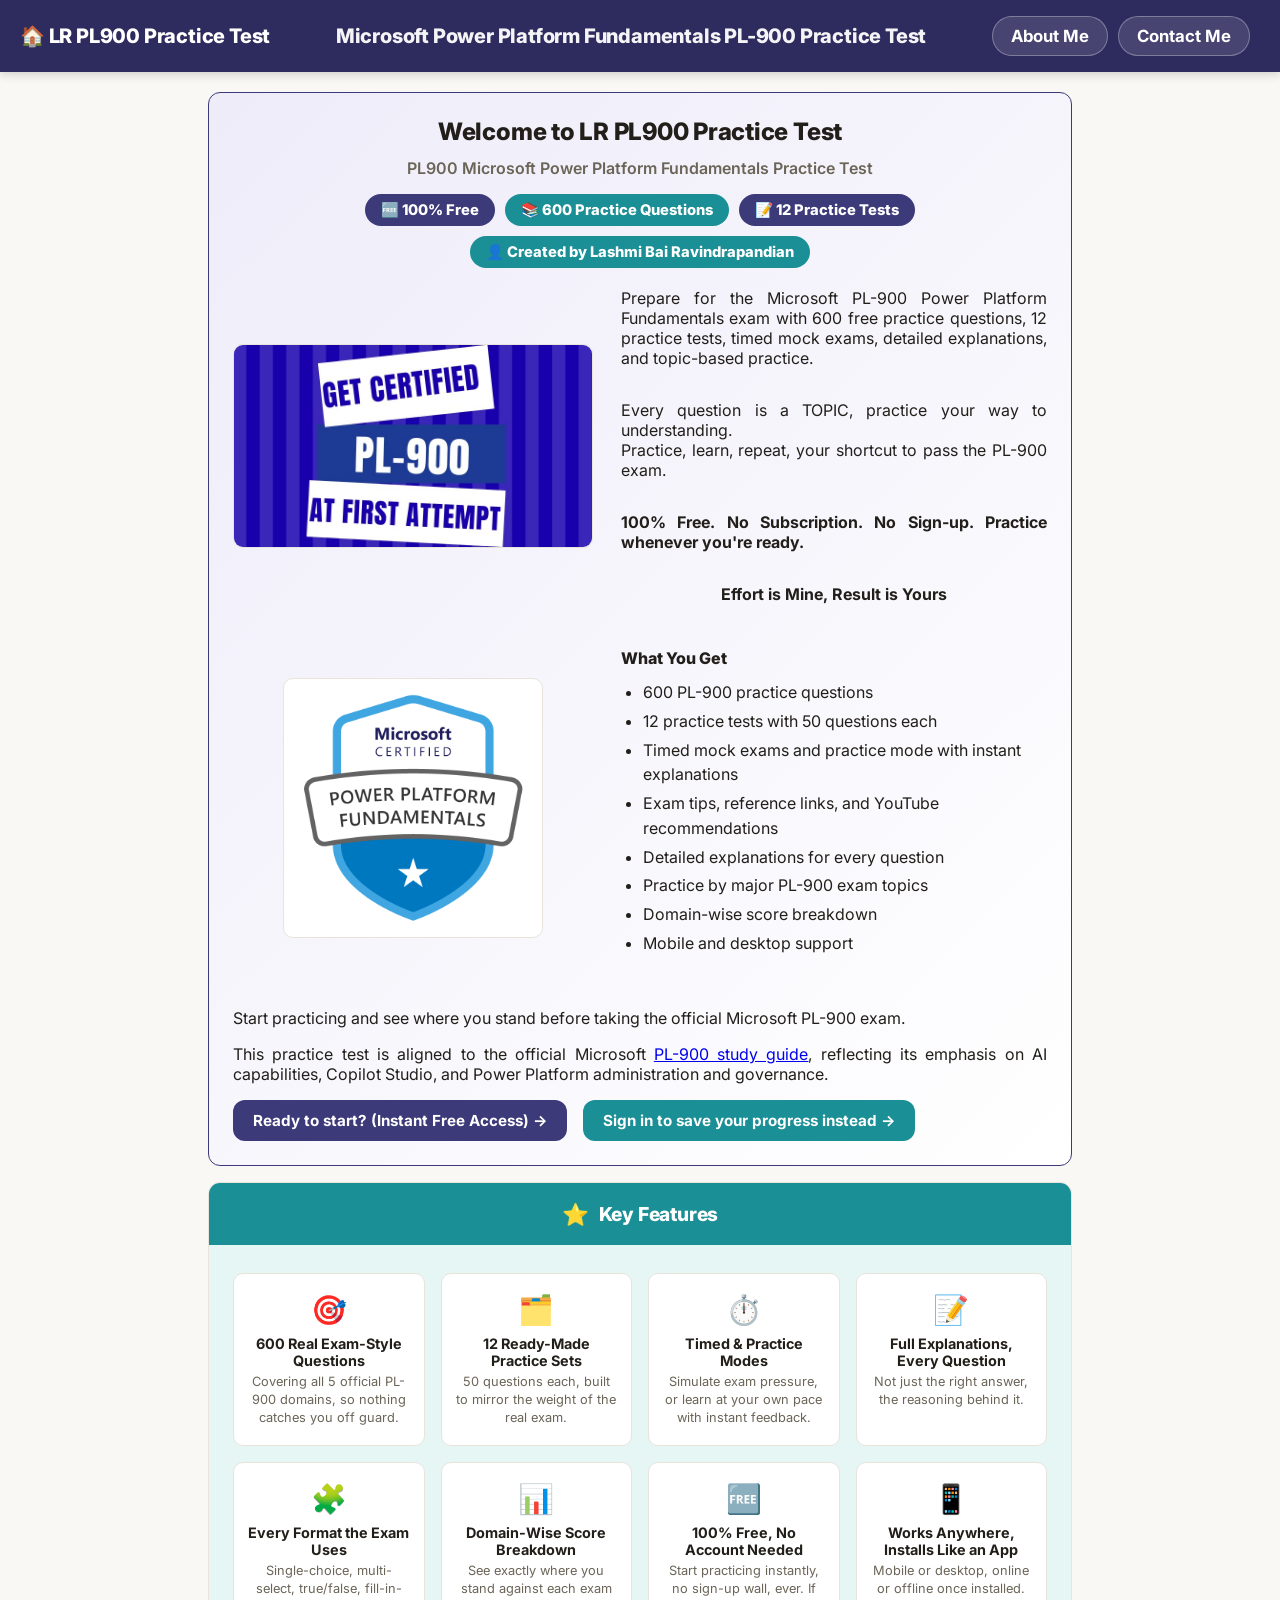
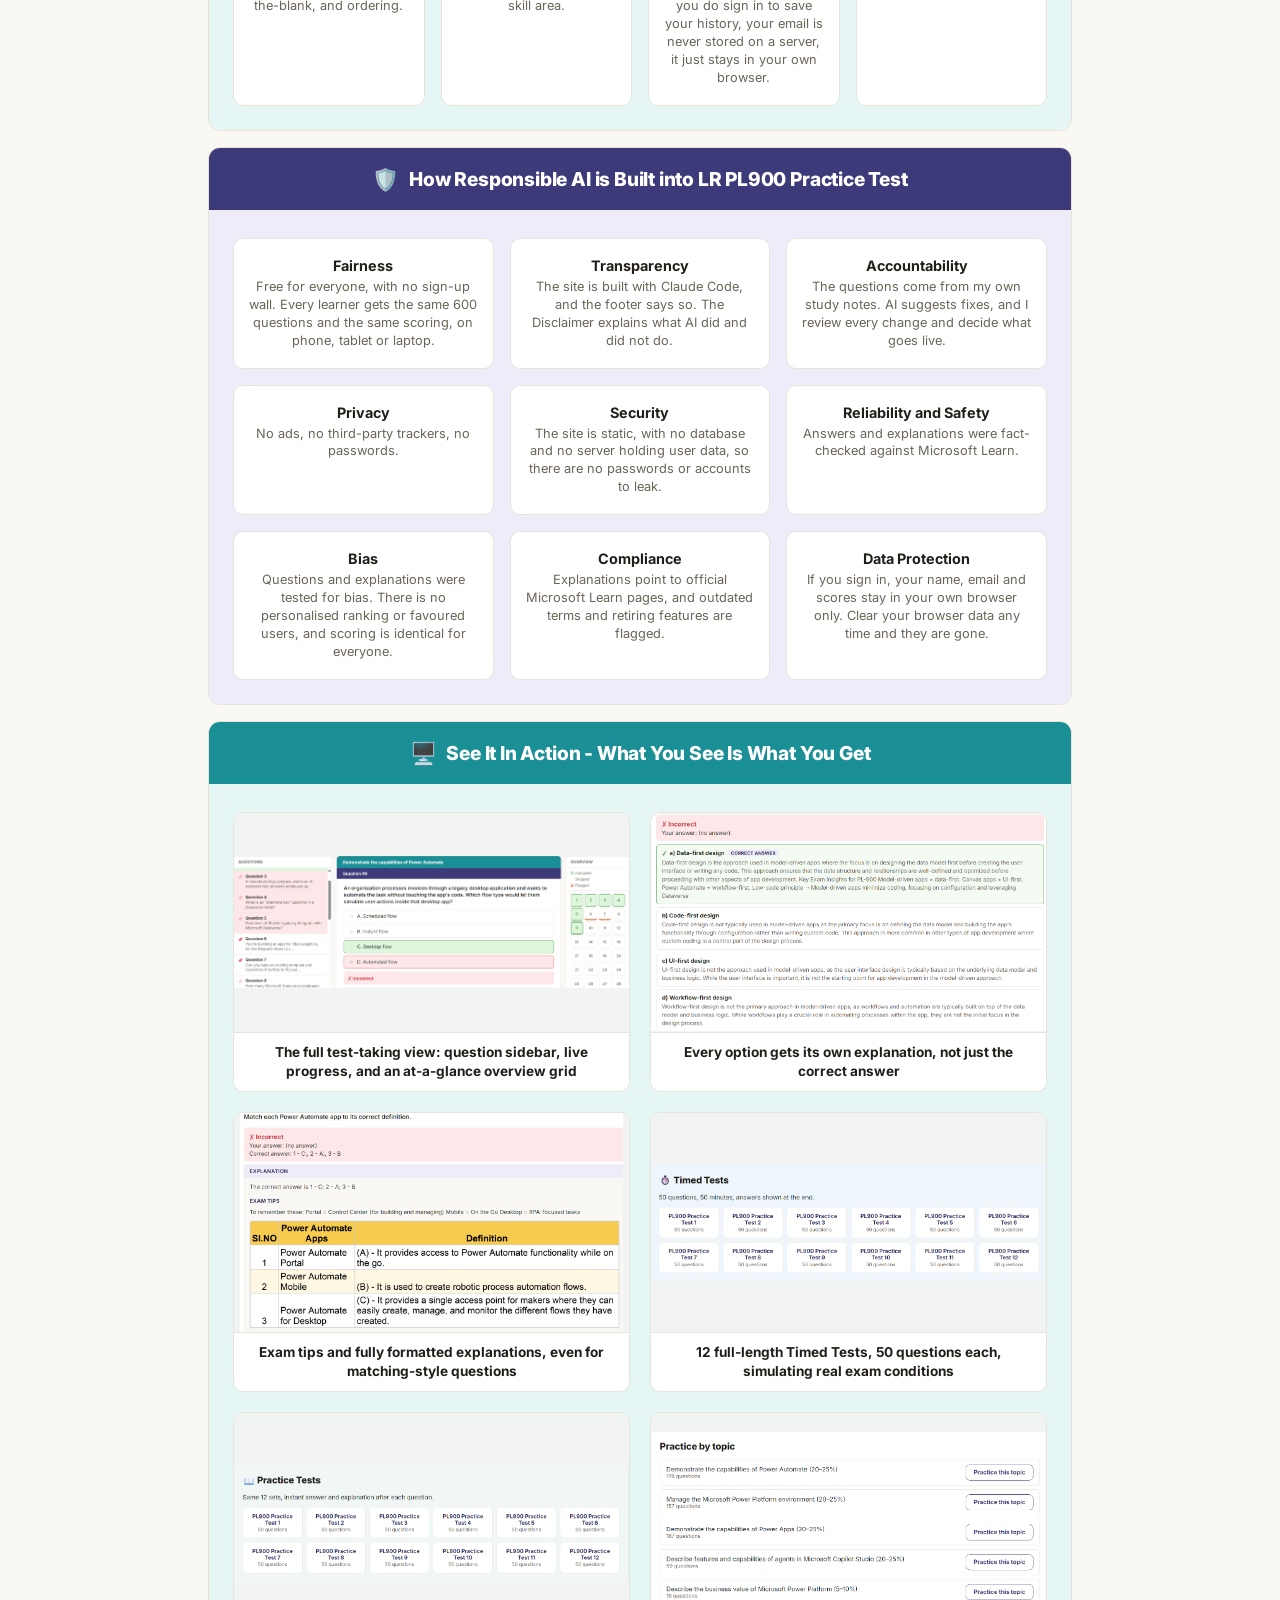
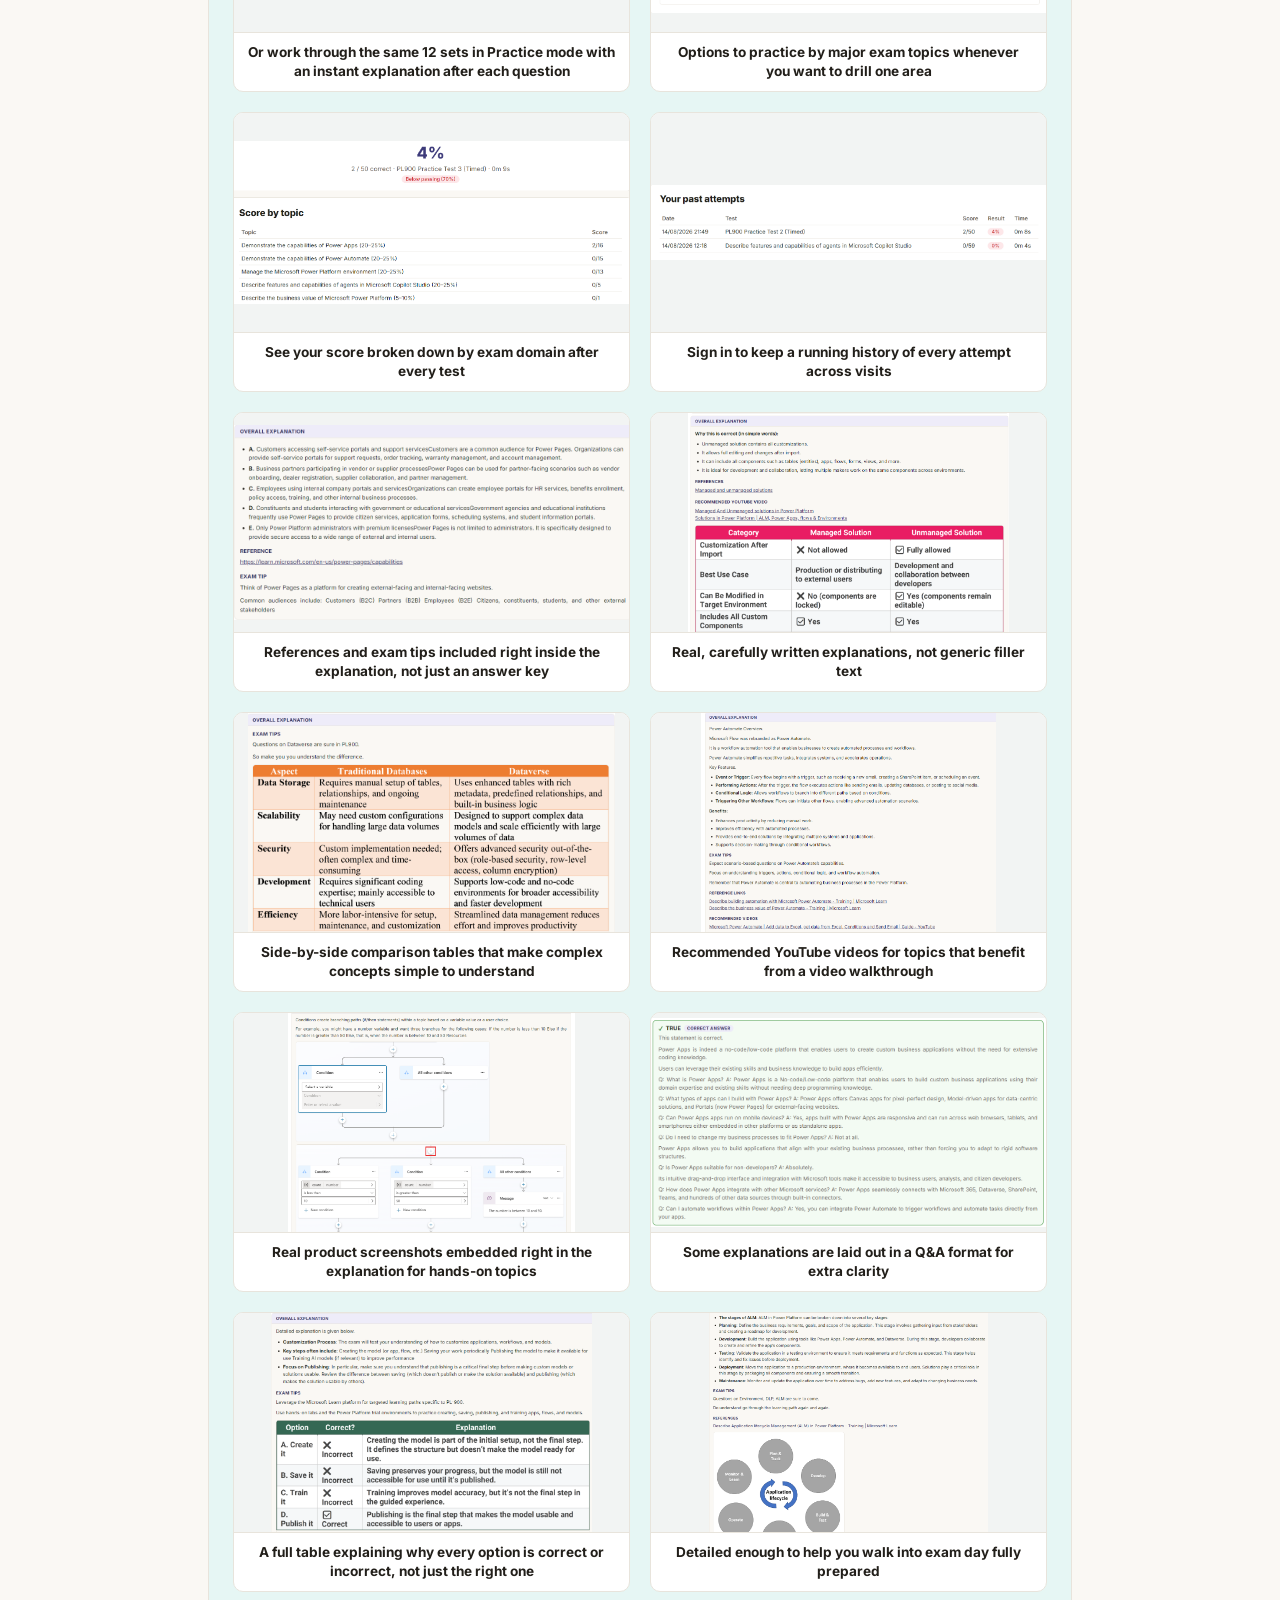
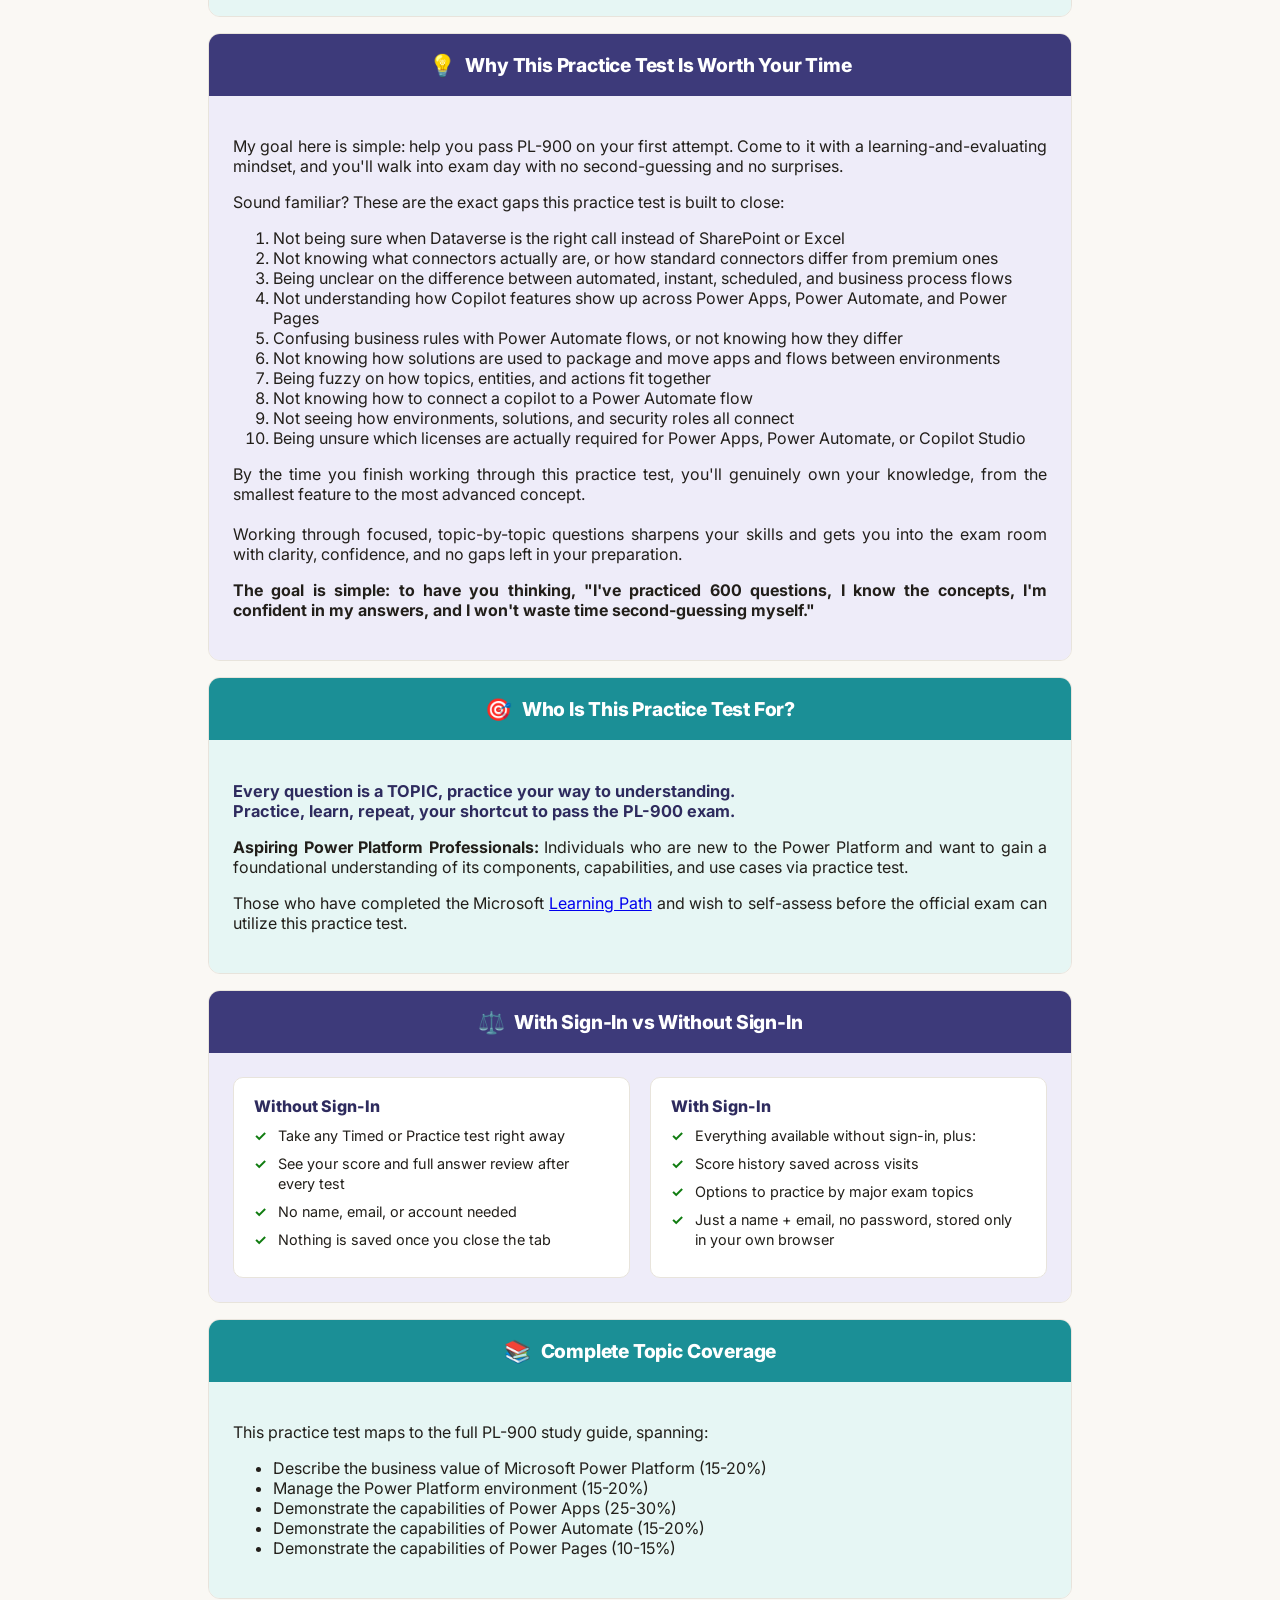
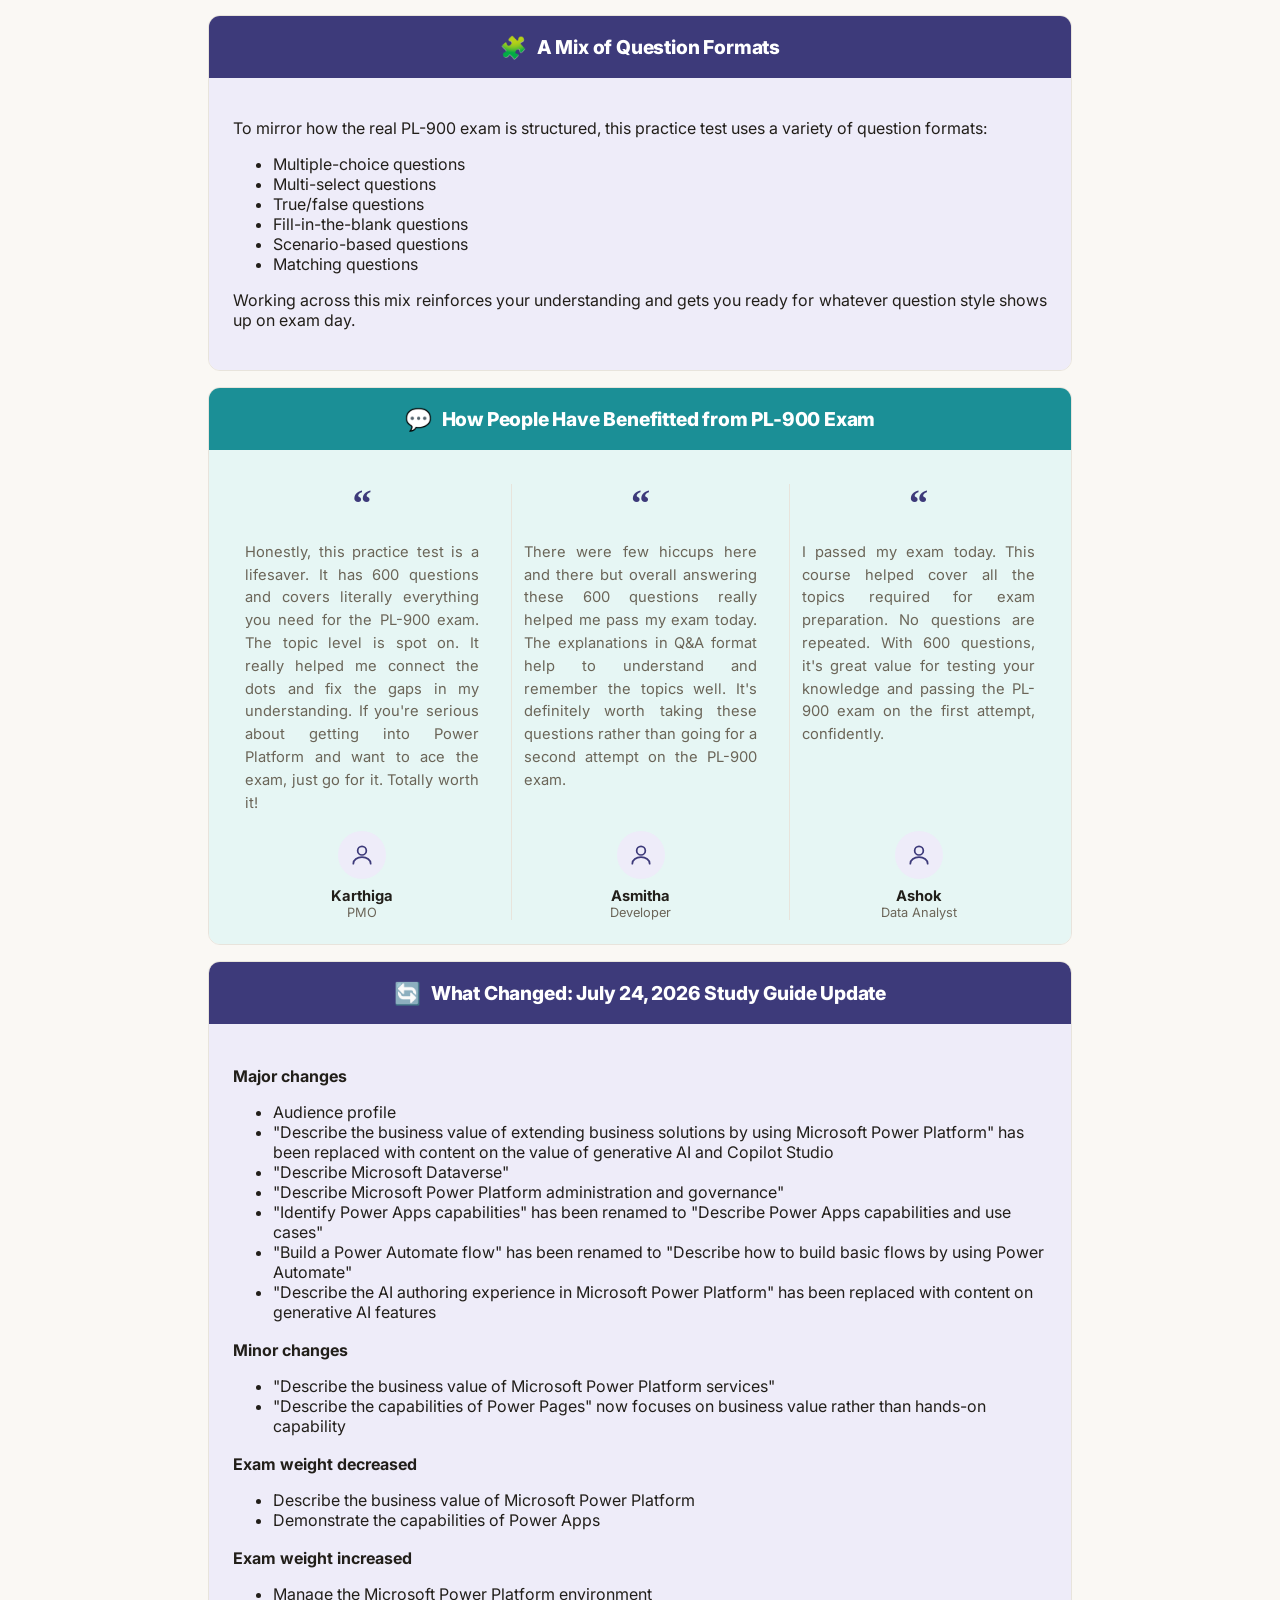
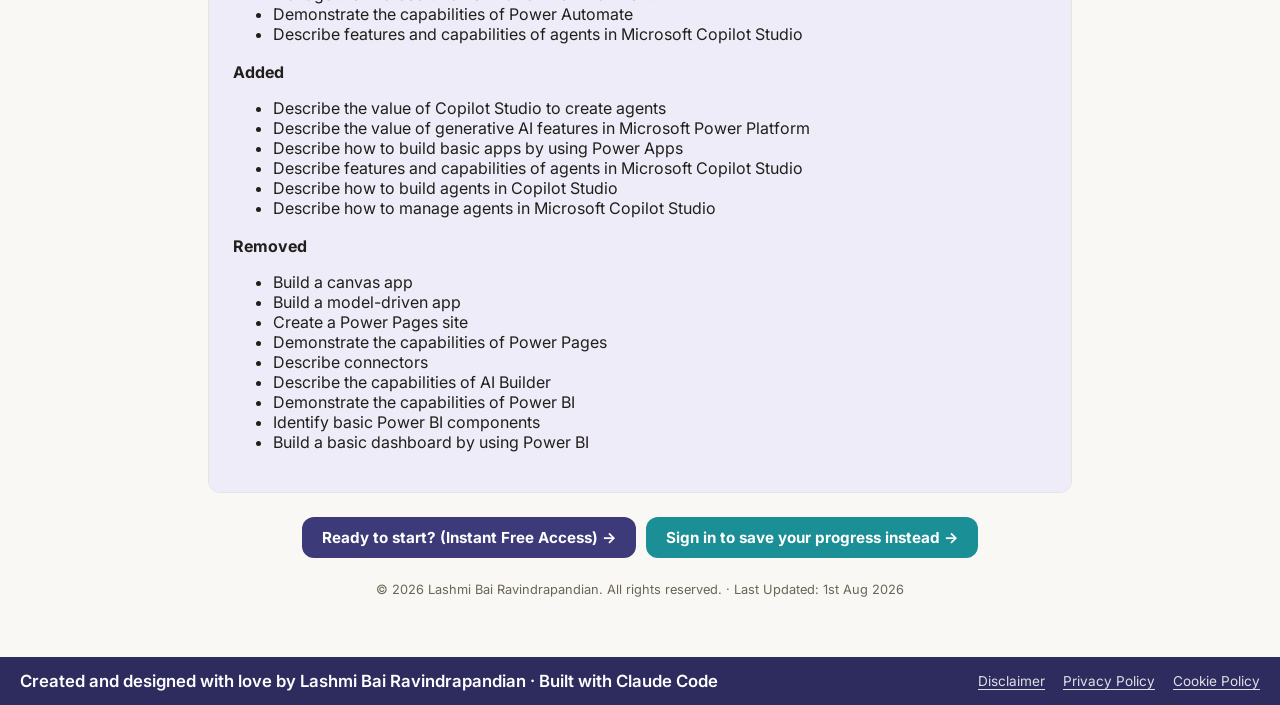
<file: index.html>
<!doctype html>
<html lang="en">
<head>
  <meta charset="UTF-8" />
  <meta name="viewport" content="width=device-width, initial-scale=1, maximum-scale=1" />
  <title>LR PL900 Practice Test</title>
  <meta name="description" content="Free PL-900 (Microsoft Power Platform Fundamentals) practice test created by Lashmi Bai Ravindrapandian, with instant explanations and score history." />
  <meta name="robots" content="index, follow" />
  <link rel="canonical" href="https://rlashmibai.github.io/LR-PL-900-Practice-Test/" />
  <meta property="og:type" content="website" />
  <meta property="og:url" content="https://rlashmibai.github.io/LR-PL-900-Practice-Test/" />
  <meta property="og:title" content="LR PL900 Practice Test" />
  <meta property="og:description" content="Free PL-900 (Microsoft Power Platform Fundamentals) practice test created by Lashmi Bai Ravindrapandian, with instant explanations and score history." />
  <meta property="og:image" content="https://rlashmibai.github.io/LR-PL-900-Practice-Test/get-certified-banner.png" />
  <meta name="twitter:card" content="summary_large_image" />
  <meta name="twitter:title" content="LR PL900 Practice Test" />
  <meta name="twitter:description" content="Free PL-900 (Microsoft Power Platform Fundamentals) practice test created by Lashmi Bai Ravindrapandian, with instant explanations and score history." />
  <meta name="twitter:image" content="https://rlashmibai.github.io/LR-PL-900-Practice-Test/get-certified-banner.png" />
  <link rel="manifest" href="manifest.json" />
  <meta name="theme-color" content="#3D3A7A" />
  <link rel="icon" href="icons/icon-192.png" />
  <link rel="apple-touch-icon" href="icons/icon-192.png" />
  <meta name="apple-mobile-web-app-capable" content="yes" />
  <meta name="apple-mobile-web-app-status-bar-style" content="default" />
  <meta name="apple-mobile-web-app-title" content="LR PL900" />
  <link rel="preconnect" href="https://fonts.googleapis.com" />
  <link rel="preconnect" href="https://fonts.gstatic.com" crossorigin />
  <link href="https://fonts.googleapis.com/css2?family=Inter:wght@400;500;600;700;800&display=swap" rel="stylesheet" />
  <link rel="stylesheet" href="style.css" />
</head>
<body>
  <header class="app-header">
    <div class="app-brand" id="appHomeLink" role="button" tabindex="0">🏠 LR PL900 Practice Test</div>
    <div class="app-header-title">Microsoft Power Platform Fundamentals PL-900 Practice Test</div>
    <div class="app-header-right">
      <button class="header-nav-btn" id="headerAboutBtn" type="button">About Me</button>
      <button class="header-nav-btn" id="headerContactBtn" type="button">Contact Me</button>
      <div class="user-chip" id="userChip"></div>
    </div>
  </header>

  <button id="backToTopBtn" class="back-to-top" type="button" aria-label="Back to top" title="Back to top">▲</button>

  <div class="container">

    <!-- Home / landing page -->
    <section id="view-home" class="view active">

      <div class="card hero-card">
        <h2>Welcome to LR PL900 Practice Test</h2>
        <p class="hero-sub">PL900 Microsoft Power Platform Fundamentals Practice Test</p>
        <div class="hero-badges">
          <span class="hero-badge">🆓 100% Free</span>
          <span class="hero-badge">📚 600 Practice Questions</span>
          <span class="hero-badge">📝 12 Practice Tests</span>
          <span class="hero-badge">👤 Created by Lashmi Bai Ravindrapandian</span>
        </div>
        <div class="hero-grid">
          <img class="hero-image" src="get-certified-banner.png" alt="Get Certified PL-900 at First Attempt" />
          <div class="hero-text">
            <p>Prepare for the Microsoft PL-900 Power Platform Fundamentals exam with 600 free practice questions, 12 practice tests, timed mock exams, detailed explanations, and topic-based practice.</p>
            <p>Every question is a TOPIC, practice your way to understanding.<br />Practice, learn, repeat, your shortcut to pass the PL-900 exam.</p>
            <p><strong>100% Free. No Subscription. No Sign-up. Practice whenever you're ready.</strong></p>
            <p style="text-align:center;"><strong>Effort is Mine, Result is Yours</strong></p>
          </div>
        </div>

        <div class="hero-grid hero-grid-second">
          <img class="hero-image hero-badge-image" src="PL90-Fundamentals-Power-Platform.png" alt="Microsoft Certified: Power Platform Fundamentals badge" />
          <div class="hero-text">
            <p class="hero-text-list-heading">What You Get</p>
            <ul class="hero-text-list">
              <li>600 PL-900 practice questions</li>
              <li>12 practice tests with 50 questions each</li>
              <li>Timed mock exams and practice mode with instant explanations</li>
              <li>Exam tips, reference links, and YouTube recommendations</li>
              <li>Detailed explanations for every question</li>
              <li>Practice by major PL-900 exam topics</li>
              <li>Domain-wise score breakdown</li>
              <li>Mobile and desktop support</li>
            </ul>
          </div>
        </div>

        <div class="hero-closing">
          <p>Start practicing and see where you stand before taking the official Microsoft PL-900 exam.</p>
          <p>This practice test is aligned to the official Microsoft <a href="https://learn.microsoft.com/en-us/credentials/certifications/resources/study-guides/pl-900" target="_blank" rel="noopener">PL-900 study guide</a>, reflecting its emphasis on AI capabilities, Copilot Studio, and Power Platform administration and governance.</p>
          <div class="btn-row">
            <button id="homeReadyBtn" class="btn brand-a">Ready to start? (Instant Free Access) →</button>
            <button id="homeGoToLoginBtn" class="btn brand-b">Sign in to save your progress instead →</button>
          </div>
        </div>
      </div>

      <div class="split-card pair-b">
        <div class="split-head"><span class="split-icon">⭐</span> Key Features</div>
        <div class="split-body">
          <div class="feature-grid">
            <div class="feature-card-item">
              <div class="fci-icon">🎯</div>
              <div class="fci-title">600 Real Exam-Style Questions</div>
              <div class="fci-desc">Covering all 5 official PL-900 domains, so nothing catches you off guard.</div>
            </div>
            <div class="feature-card-item">
              <div class="fci-icon">🗂️</div>
              <div class="fci-title">12 Ready-Made Practice Sets</div>
              <div class="fci-desc">50 questions each, built to mirror the weight of the real exam.</div>
            </div>
            <div class="feature-card-item">
              <div class="fci-icon">⏱️</div>
              <div class="fci-title">Timed &amp; Practice Modes</div>
              <div class="fci-desc">Simulate exam pressure, or learn at your own pace with instant feedback.</div>
            </div>
            <div class="feature-card-item">
              <div class="fci-icon">📝</div>
              <div class="fci-title">Full Explanations, Every Question</div>
              <div class="fci-desc">Not just the right answer, the reasoning behind it.</div>
            </div>
            <div class="feature-card-item">
              <div class="fci-icon">🧩</div>
              <div class="fci-title">Every Format the Exam Uses</div>
              <div class="fci-desc">Single-choice, multi-select, true/false, fill-in-the-blank, and ordering.</div>
            </div>
            <div class="feature-card-item">
              <div class="fci-icon">📊</div>
              <div class="fci-title">Domain-Wise Score Breakdown</div>
              <div class="fci-desc">See exactly where you stand against each exam skill area.</div>
            </div>
            <div class="feature-card-item">
              <div class="fci-icon">🆓</div>
              <div class="fci-title">100% Free, No Account Needed</div>
              <div class="fci-desc">Start practicing instantly, no sign-up wall, ever. If you do sign in to save your history, your email is never stored on a server, it just stays in your own browser.</div>
            </div>
            <div class="feature-card-item">
              <div class="fci-icon">📱</div>
              <div class="fci-title">Works Anywhere, Installs Like an App</div>
              <div class="fci-desc">Mobile or desktop, online or offline once installed.</div>
            </div>
          </div>
        </div>
      </div>

      <div class="split-card pair-a">
        <div class="split-head"><span class="split-icon">🛡️</span> How Responsible AI is Built into LR PL900 Practice Test</div>
        <div class="split-body">
          <div class="rai-grid">
            <div class="feature-card-item">
              <div class="fci-title">Fairness</div>
              <div class="fci-desc">Free for everyone, with no sign-up wall. Every learner gets the same 600 questions and the same scoring, on phone, tablet or laptop.</div>
            </div>
            <div class="feature-card-item">
              <div class="fci-title">Transparency</div>
              <div class="fci-desc">The site is built with Claude Code, and the footer says so. The Disclaimer explains what AI did and did not do.</div>
            </div>
            <div class="feature-card-item">
              <div class="fci-title">Accountability</div>
              <div class="fci-desc">The questions come from my own study notes. AI suggests fixes, and I review every change and decide what goes live.</div>
            </div>
            <div class="feature-card-item">
              <div class="fci-title">Privacy</div>
              <div class="fci-desc">No ads, no third-party trackers, no passwords.</div>
            </div>
            <div class="feature-card-item">
              <div class="fci-title">Security</div>
              <div class="fci-desc">The site is static, with no database and no server holding user data, so there are no passwords or accounts to leak.</div>
            </div>
            <div class="feature-card-item">
              <div class="fci-title">Reliability and Safety</div>
              <div class="fci-desc">Answers and explanations were fact-checked against Microsoft Learn.</div>
            </div>
            <div class="feature-card-item">
              <div class="fci-title">Bias</div>
              <div class="fci-desc">Questions and explanations were tested for bias. There is no personalised ranking or favoured users, and scoring is identical for everyone.</div>
            </div>
            <div class="feature-card-item">
              <div class="fci-title">Compliance</div>
              <div class="fci-desc">Explanations point to official Microsoft Learn pages, and outdated terms and retiring features are flagged.</div>
            </div>
            <div class="feature-card-item">
              <div class="fci-title">Data Protection</div>
              <div class="fci-desc">If you sign in, your name, email and scores stay in your own browser only. Clear your browser data any time and they are gone.</div>
            </div>
          </div>
        </div>
      </div>

      <div class="split-card pair-b">
        <div class="split-head"><span class="split-icon">🖥️</span> See It In Action - What You See Is What You Get</div>
        <div class="split-body">
          <div class="screenshot-grid">
            <figure class="screenshot-item">
              <img src="images/screenshot-8.png" alt="The full test-taking view with question sidebar, live progress, and answer overview" loading="lazy" />
              <figcaption>The full test-taking view: question sidebar, live progress, and an at-a-glance overview grid</figcaption>
            </figure>
            <figure class="screenshot-item">
              <img src="images/screenshot-1.png" alt="Every answer option shown with its own explanation" loading="lazy" />
              <figcaption>Every option gets its own explanation, not just the correct answer</figcaption>
            </figure>
            <figure class="screenshot-item">
              <img src="images/screenshot-2.png" alt="Exam tips and a formatted answer table inside a matching-style question" loading="lazy" />
              <figcaption>Exam tips and fully formatted explanations, even for matching-style questions</figcaption>
            </figure>
            <figure class="screenshot-item">
              <img src="images/screenshot-4.png" alt="Grid of 12 Timed Tests, 50 questions each" loading="lazy" />
              <figcaption>12 full-length Timed Tests, 50 questions each, simulating real exam conditions</figcaption>
            </figure>
            <figure class="screenshot-item">
              <img src="images/screenshot-5.png" alt="Grid of 12 Practice Tests with an instant explanation after each question" loading="lazy" />
              <figcaption>Or work through the same 12 sets in Practice mode with an instant explanation after each question</figcaption>
            </figure>
            <figure class="screenshot-item">
              <img src="images/screenshot-6.png" alt="Practice by individual exam topic" loading="lazy" />
              <figcaption>Options to practice by major exam topics whenever you want to drill one area</figcaption>
            </figure>
            <figure class="screenshot-item">
              <img src="images/screenshot-3.png" alt="Score breakdown by exam domain after a test" loading="lazy" />
              <figcaption>See your score broken down by exam domain after every test</figcaption>
            </figure>
            <figure class="screenshot-item">
              <img src="images/screenshot-7.png" alt="Table of past attempts saved to your account" loading="lazy" />
              <figcaption>Sign in to keep a running history of every attempt across visits</figcaption>
            </figure>
            <figure class="screenshot-item">
              <img src="images/screenshot-9.png" alt="Explanation with a bulleted breakdown, references, and an exam tip" loading="lazy" />
              <figcaption>References and exam tips included right inside the explanation, not just an answer key</figcaption>
            </figure>
            <figure class="screenshot-item">
              <img src="images/screenshot-10.png" alt="A real, detailed explanation with a references link, a recommended video, and a comparison table" loading="lazy" />
              <figcaption>Real, carefully written explanations, not generic filler text</figcaption>
            </figure>
            <figure class="screenshot-item">
              <img src="images/screenshot-11.png" alt="A side-by-side comparison table of traditional databases versus Dataverse" loading="lazy" />
              <figcaption>Side-by-side comparison tables that make complex concepts simple to understand</figcaption>
            </figure>
            <figure class="screenshot-item">
              <img src="images/screenshot-12.png" alt="An explanation with reference links and a recommended YouTube video" loading="lazy" />
              <figcaption>Recommended YouTube videos for topics that benefit from a video walkthrough</figcaption>
            </figure>
            <figure class="screenshot-item">
              <img src="images/screenshot-13.png" alt="A real product screenshot embedded inside an explanation" loading="lazy" />
              <figcaption>Real product screenshots embedded right in the explanation for hands-on topics</figcaption>
            </figure>
            <figure class="screenshot-item">
              <img src="images/screenshot-14.png" alt="An explanation written in a question-and-answer format" loading="lazy" />
              <figcaption>Some explanations are laid out in a Q&amp;A format for extra clarity</figcaption>
            </figure>
            <figure class="screenshot-item">
              <img src="images/screenshot-15.png" alt="A table explaining why every option is correct or incorrect" loading="lazy" />
              <figcaption>A full table explaining why every option is correct or incorrect, not just the right one</figcaption>
            </figure>
            <figure class="screenshot-item">
              <img src="images/screenshot-16.png" alt="A detailed explanation with a lifecycle diagram" loading="lazy" />
              <figcaption>Detailed enough to help you walk into exam day fully prepared</figcaption>
            </figure>
          </div>
        </div>
      </div>

      <div class="split-card pair-a">
        <div class="split-head"><span class="split-icon">💡</span> Why This Practice Test Is Worth Your Time</div>
        <div class="split-body">
          <p>My goal here is simple: help you pass PL-900 on your first attempt. Come to it with a learning-and-evaluating mindset, and you'll walk into exam day with no second-guessing and no surprises.</p>
          <p>Sound familiar? These are the exact gaps this practice test is built to close:</p>
          <ol>
            <li>Not being sure when Dataverse is the right call instead of SharePoint or Excel</li>
            <li>Not knowing what connectors actually are, or how standard connectors differ from premium ones</li>
            <li>Being unclear on the difference between automated, instant, scheduled, and business process flows</li>
            <li>Not understanding how Copilot features show up across Power Apps, Power Automate, and Power Pages</li>
            <li>Confusing business rules with Power Automate flows, or not knowing how they differ</li>
            <li>Not knowing how solutions are used to package and move apps and flows between environments</li>
            <li>Being fuzzy on how topics, entities, and actions fit together</li>
            <li>Not knowing how to connect a copilot to a Power Automate flow</li>
            <li>Not seeing how environments, solutions, and security roles all connect</li>
            <li>Being unsure which licenses are actually required for Power Apps, Power Automate, or Copilot Studio</li>
          </ol>
          <p>By the time you finish working through this practice test, you'll genuinely own your knowledge, from the smallest feature to the most advanced concept.<br /><br />Working through focused, topic-by-topic questions sharpens your skills and gets you into the exam room with clarity, confidence, and no gaps left in your preparation.</p>
          <p><strong>The goal is simple: to have you thinking, "I've practiced 600 questions, I know the concepts, I'm confident in my answers, and I won't waste time second-guessing myself."</strong></p>
        </div>
      </div>

      <div class="split-card pair-b">
        <div class="split-head"><span class="split-icon">🎯</span> Who Is This Practice Test For?</div>
        <div class="split-body">
          <p class="who-tagline">Every question is a TOPIC, practice your way to understanding.<br />Practice, learn, repeat, your shortcut to pass the PL-900 exam.</p>
          <p><strong>Aspiring Power Platform Professionals:</strong> Individuals who are new to the Power Platform and want to gain a foundational understanding of its components, capabilities, and use cases via practice test.</p>
          <p>Those who have completed the Microsoft <a href="https://learn.microsoft.com/en-us/training/paths/pl-900-power-platform-fundamentals/" target="_blank" rel="noopener">Learning Path</a> and wish to self-assess before the official exam can utilize this practice test.</p>
        </div>
      </div>

      <div class="split-card pair-a">
        <div class="split-head"><span class="split-icon">⚖️</span> With Sign-In vs Without Sign-In</div>
        <div class="split-body">
          <div class="compare-grid">
            <div class="compare-col">
              <div class="compare-col-title">Without Sign-In</div>
              <ul class="compare-list">
                <li>Take any Timed or Practice test right away</li>
                <li>See your score and full answer review after every test</li>
                <li>No name, email, or account needed</li>
                <li>Nothing is saved once you close the tab</li>
              </ul>
            </div>
            <div class="compare-col">
              <div class="compare-col-title">With Sign-In</div>
              <ul class="compare-list">
                <li>Everything available without sign-in, plus:</li>
                <li>Score history saved across visits</li>
                <li>Options to practice by major exam topics</li>
                <li>Just a name + email, no password, stored only in your own browser</li>
              </ul>
            </div>
          </div>
        </div>
      </div>

      <div class="split-card pair-b">
        <div class="split-head"><span class="split-icon">📚</span> Complete Topic Coverage</div>
        <div class="split-body">
          <p>This practice test maps to the full PL-900 study guide, spanning:</p>
          <ul>
            <li>Describe the business value of Microsoft Power Platform (15-20%)</li>
            <li>Manage the Power Platform environment (15-20%)</li>
            <li>Demonstrate the capabilities of Power Apps (25-30%)</li>
            <li>Demonstrate the capabilities of Power Automate (15-20%)</li>
            <li>Demonstrate the capabilities of Power Pages (10-15%)</li>
          </ul>
        </div>
      </div>

      <div class="split-card pair-a">
        <div class="split-head"><span class="split-icon">🧩</span> A Mix of Question Formats</div>
        <div class="split-body">
          <p>To mirror how the real PL-900 exam is structured, this practice test uses a variety of question formats:</p>
          <ul>
            <li>Multiple-choice questions</li>
            <li>Multi-select questions</li>
            <li>True/false questions</li>
            <li>Fill-in-the-blank questions</li>
            <li>Scenario-based questions</li>
            <li>Matching questions</li>
          </ul>
          <p>Working across this mix reinforces your understanding and gets you ready for whatever question style shows up on exam day.</p>
        </div>
      </div>

      <div class="split-card pair-b">
        <div class="split-head"><span class="split-icon">💬</span> How People Have Benefitted from PL-900 Exam</div>
        <div class="split-body">
        <div class="testimonial-grid">
          <div class="testimonial-card">
            <div class="testimonial-quote-mark">&ldquo;</div>
            <p class="testimonial-text">Honestly, this practice test is a lifesaver. It has 600 questions and covers literally everything you need for the PL-900 exam. The topic level is spot on. It really helped me connect the dots and fix the gaps in my understanding. If you're serious about getting into Power Platform and want to ace the exam, just go for it. Totally worth it!</p>
            <div class="testimonial-avatar">
              <svg viewBox="0 0 24 24" fill="none"><circle cx="12" cy="8" r="4" stroke="currentColor" stroke-width="1.6"/><path d="M4 20c0-3.5 3.5-6 8-6s8 2.5 8 6" stroke="currentColor" stroke-width="1.6" stroke-linecap="round"/></svg>
            </div>
            <div class="testimonial-name">Karthiga</div>
            <div class="testimonial-role">PMO</div>
          </div>
          <div class="testimonial-card">
            <div class="testimonial-quote-mark">&ldquo;</div>
            <p class="testimonial-text">There were few hiccups here and there but overall answering these 600 questions really helped me pass my exam today. The explanations in Q&amp;A format help to understand and remember the topics well. It's definitely worth taking these questions rather than going for a second attempt on the PL-900 exam.</p>
            <div class="testimonial-avatar">
              <svg viewBox="0 0 24 24" fill="none"><circle cx="12" cy="8" r="4" stroke="currentColor" stroke-width="1.6"/><path d="M4 20c0-3.5 3.5-6 8-6s8 2.5 8 6" stroke="currentColor" stroke-width="1.6" stroke-linecap="round"/></svg>
            </div>
            <div class="testimonial-name">Asmitha</div>
            <div class="testimonial-role">Developer</div>
          </div>
          <div class="testimonial-card">
            <div class="testimonial-quote-mark">&ldquo;</div>
            <p class="testimonial-text">I passed my exam today. This course helped cover all the topics required for exam preparation. No questions are repeated. With 600 questions, it's great value for testing your knowledge and passing the PL-900 exam on the first attempt, confidently.</p>
            <div class="testimonial-avatar">
              <svg viewBox="0 0 24 24" fill="none"><circle cx="12" cy="8" r="4" stroke="currentColor" stroke-width="1.6"/><path d="M4 20c0-3.5 3.5-6 8-6s8 2.5 8 6" stroke="currentColor" stroke-width="1.6" stroke-linecap="round"/></svg>
            </div>
            <div class="testimonial-name">Ashok</div>
            <div class="testimonial-role">Data Analyst</div>
          </div>
        </div>
        </div>
      </div>

      <div class="split-card pair-a">
        <div class="split-head"><span class="split-icon">🔄</span> What Changed: July 24, 2026 Study Guide Update</div>
        <div class="split-body">
          <h3>Major changes</h3>
          <ul>
            <li>Audience profile</li>
            <li>"Describe the business value of extending business solutions by using Microsoft Power Platform" has been replaced with content on the value of generative AI and Copilot Studio</li>
            <li>"Describe Microsoft Dataverse"</li>
            <li>"Describe Microsoft Power Platform administration and governance"</li>
            <li>"Identify Power Apps capabilities" has been renamed to "Describe Power Apps capabilities and use cases"</li>
            <li>"Build a Power Automate flow" has been renamed to "Describe how to build basic flows by using Power Automate"</li>
            <li>"Describe the AI authoring experience in Microsoft Power Platform" has been replaced with content on generative AI features</li>
          </ul>

          <h3>Minor changes</h3>
          <ul>
            <li>"Describe the business value of Microsoft Power Platform services"</li>
            <li>"Describe the capabilities of Power Pages" now focuses on business value rather than hands-on capability</li>
          </ul>

          <h3>Exam weight decreased</h3>
          <ul>
            <li>Describe the business value of Microsoft Power Platform</li>
            <li>Demonstrate the capabilities of Power Apps</li>
          </ul>

          <h3>Exam weight increased</h3>
          <ul>
            <li>Manage the Microsoft Power Platform environment</li>
            <li>Demonstrate the capabilities of Power Automate</li>
            <li>Describe features and capabilities of agents in Microsoft Copilot Studio</li>
          </ul>

          <h3>Added</h3>
          <ul>
            <li>Describe the value of Copilot Studio to create agents</li>
            <li>Describe the value of generative AI features in Microsoft Power Platform</li>
            <li>Describe how to build basic apps by using Power Apps</li>
            <li>Describe features and capabilities of agents in Microsoft Copilot Studio</li>
            <li>Describe how to build agents in Copilot Studio</li>
            <li>Describe how to manage agents in Microsoft Copilot Studio</li>
          </ul>

          <h3>Removed</h3>
          <ul>
            <li>Build a canvas app</li>
            <li>Build a model-driven app</li>
            <li>Create a Power Pages site</li>
            <li>Demonstrate the capabilities of Power Pages</li>
            <li>Describe connectors</li>
            <li>Describe the capabilities of AI Builder</li>
            <li>Demonstrate the capabilities of Power BI</li>
            <li>Identify basic Power BI components</li>
            <li>Build a basic dashboard by using Power BI</li>
          </ul>
        </div>
      </div>

      <div class="btn-row home-bottom-cta">
        <button id="homeReadyBtnBottom" class="btn brand-a">Ready to start? (Instant Free Access) →</button>
        <button id="homeGoToLoginBtnBottom" class="btn brand-b">Sign in to save your progress instead →</button>
      </div>

      <p class="copyright-note">&copy; 2026 Lashmi Bai Ravindrapandian. All rights reserved. &middot; Last Updated: 1st Aug 2026</p>

    </section>

    <!-- Choose Test: hero + 12 test-set buttons, no sign-in required -->
    <section id="view-choose-test" class="view">
      <div class="card hero-card">
        <div class="eyebrow">Microsoft Power Platform PL-900 Exam</div>
        <h2>Master the PL-900 Microsoft Power Platform Fundamentals Exam with Confidence</h2>
        <p class="hero-sub">Prepare smarter, not harder.</p>
        <p>Pick any test below to jump straight in, no sign-in required. Each one has 50 questions pulled proportionally from all 5 exam domains, so every test feels like a realistic mini-exam.</p>
      </div>

      <div class="card tint-blue">
        <h2>⏱️ Timed Tests</h2>
        <p>Simulates real exam conditions: 60 minutes, answers and explanations shown only after you submit.</p>
        <div class="test-grid" id="chooseTimedGrid"></div>
      </div>

      <div class="card tint-mint">
        <h2>📖 Practice Tests</h2>
        <p>Same 12 question sets, but see the correct answer and full explanation right after each question, at your own pace.</p>
        <div class="test-grid" id="choosePracticeGrid"></div>
      </div>

      <div class="btn-row">
        <button id="chooseTestGoHomeBtn" class="btn ghost">← Back to home</button>
        <button id="chooseTestLoginBtn" class="btn ghost">Sign in to save your progress →</button>
      </div>
    </section>

    <!-- Welcome / guest login -->
    <section id="view-welcome" class="view">
      <div class="card">
        <h2>Start practicing for PL-900</h2>
        <p>No account or password needed, just enter your name and email so we can save your scores and let you pick up where you left off.</p>
        <form id="welcomeForm">
          <label for="nameInput">Name</label>
          <input type="text" id="nameInput" placeholder="Your name" required />
          <label for="emailInput">Email</label>
          <input type="email" id="emailInput" placeholder="you@example.com" required />
          <div class="btn-row">
            <button type="submit" class="btn">Continue</button>
          </div>
        </form>
      </div>
    </section>

    <!-- Paused test -- shown instead of the home/dashboard page whenever a
         paused test exists, until the visitor picks Resume or Start Over. -->
    <section id="view-paused-test" class="view">
      <div class="card paused-test-card" style="text-align:center;">
        <div class="paused-test-icon">⏸</div>
        <h2>You have a paused test</h2>
        <p class="paused-test-name" id="pausedTestName"></p>
        <p class="paused-test-sub">Pick up right where you left off, or start this test over from the beginning.</p>
        <div class="btn-row" style="justify-content:center;">
          <button type="button" class="btn brand-a paused-resume-btn">▶ Resume Test</button>
          <button type="button" class="btn ghost paused-start-over-btn">Start Over</button>
        </div>
      </div>
    </section>

    <!-- Dashboard -->
    <section id="view-dashboard" class="view">
      <div class="card">
        <h2 id="dashGreeting">Welcome!</h2>
        <div class="btn-row">
          <button id="logoutBtn" class="btn ghost">Sign out</button>
        </div>
      </div>

      <div class="card tint-blue">
        <h2>⏱️ Timed Tests</h2>
        <p>50 questions, 60 minutes, answers shown at the end.</p>
        <div class="test-grid" id="dashTimedGrid"></div>
      </div>

      <div class="card tint-mint">
        <h2>📖 Practice Tests</h2>
        <p>Same 12 sets, instant answer and explanation after each question.</p>
        <div class="test-grid" id="dashPracticeGrid"></div>
      </div>

      <div class="card">
        <h2>Practice by topic</h2>
        <div id="sectionList" class="section-list"></div>
      </div>

      <div class="card">
        <h2>Your past attempts</h2>
        <p id="historyEmpty" style="color:var(--text-muted)">No attempts yet. Take a test to see your history here.</p>
        <table id="historyTable" style="display:none">
          <thead><tr><th>Date</th><th>Test</th><th>Score</th><th>Result</th><th>Time</th></tr></thead>
          <tbody id="historyBody"></tbody>
        </table>
      </div>
    </section>

    <!-- Test taking: sidebar question list + main question panel -->
    <section id="view-test" class="view">
      <div class="test-topbar">
        <div class="test-topbar-left">
          <span class="mode-badge timed" id="modeBadge">Timed exam mode</span>
          <span class="test-name-label" id="testNameLabel"></span>
        </div>
        <div class="test-topbar-right">
          <button id="testPauseBtn" class="btn ghost small">⏸ Pause</button>
          <button id="testCancelBtn" class="btn ghost small">✕ Cancel</button>
        </div>
      </div>

      <div class="progress-row">
        <div class="progress-count" id="progressCount">1/50</div>
        <div class="progress-bar-track"><div class="progress-bar-fill" id="progressBarFill"></div></div>
        <div class="timer" id="timerDisplay">00:00</div>
        <button id="submitTestBtn" class="btn submit-btn small">✓ Submit Test</button>
      </div>

      <div class="test-layout">
        <aside class="test-sidebar">
          <div class="test-sidebar-header">Questions</div>
          <div class="test-sidebar-list" id="questionSidebarList"></div>
        </aside>

        <div class="test-main">
          <div class="card no-pad">
            <div class="q-topic-bar" id="qTopicBar"></div>
            <div class="q-number-bar">
              <span id="qNumberLabel"></span>
            </div>
            <div class="q-body-pad">
              <div class="question-text" id="questionText"></div>
              <div id="questionBody"></div>
              <div id="checkAnswerArea"></div>
              <div class="btn-row" style="justify-content:space-between; align-items:center;">
                <label class="flag-toggle-label"><input type="checkbox" id="flagToggle" /> 🚩 Flag for review</label>
                <button id="reportQuestionBtn" class="btn ghost small" type="button">⚠️ Report Question</button>
              </div>
            </div>
          </div>

          <div class="btn-row">
            <button id="prevQBtn" class="btn secondary">← Previous</button>
            <button id="nextQBtn" class="btn">Skip / Next →</button>
          </div>
        </div>

        <aside class="test-status-grid">
          <div class="test-sidebar-header">Overview</div>
          <div class="nav-grid-legend">
            <span><i class="legend-dot complete"></i> Complete</span>
            <span><i class="legend-dot skipped"></i> Skipped</span>
            <span><i class="legend-dot flagged"></i> Flagged</span>
          </div>
          <div class="nav-grid" id="navGrid"></div>
        </aside>
      </div>
    </section>

    <!-- Results -->
    <section id="view-results" class="view">
      <div class="card score-hero">
        <div class="pct" id="scorePct">0%</div>
        <div id="scoreDetail" style="color:var(--text-muted); margin:6px 0;"></div>
        <span class="badge" id="passBadge"></span>
      </div>

      <div class="card">
        <h2>Score by topic</h2>
        <table>
          <thead><tr><th>Topic</th><th>Score</th></tr></thead>
          <tbody id="sectionBreakdownBody"></tbody>
        </table>
      </div>

      <div class="card">
        <h2>Review answers</h2>
        <div id="reviewList"></div>
      </div>

      <div class="btn-row">
        <button id="backToDashBtn" class="btn">Back to dashboard</button>
      </div>
    </section>

    <!-- About -->
    <section id="view-about" class="view">
      <div class="card hero-card" style="text-align:center;">
        <h2>About Me - Lashmi Bai Ravindrapandian</h2>
      </div>

      <div class="card">
        <p>I'm Lashmi Bai Ravindrapandian, a Strategic PMO and Digital Transformation Leader with 14+ years of experience helping organizations deliver large transformation programs.</p>
        <p>Over the years, I have partnered closely with business and technology leaders to drive delivery excellence, strengthen governance, lead product management initiatives, and simplify operations.</p>
        <p>Passionate about developing future-ready organizations where People, Process, Technology and AI work together to accelerate innovation and transformation.</p>
        <p>Whether it is identifying customer pain points, building products from concept to launch, scaling teams, driving enterprise change, or using AI and automation, I focus on creating solutions that deliver meaningful business impact.</p>
      </div>

      <div class="split-card pair-a">
        <div class="split-head"><span class="split-icon">💡</span> Why I Created This Test</div>
        <div class="split-body">
          <p>As I became more involved with Microsoft Power Platform and its potential to improve how businesses work, I wanted to understand the fundamentals more deeply and prepare for the PL-900 certification. While studying, I realized that learning the material was only one part of the preparation. The real challenge was applying that knowledge to questions and recognizing where there were still gaps.</p>
          <p>When I was preparing, good free practice resources were hard to find. That is why I created this practice test: to bridge that gap for others on the same journey.</p>
          <p>I curated all 600 questions using my own exam experience and study notes, then used <strong>GitHub and Claude Code</strong> to build and develop the application.</p>
          <p>I hope it helps you prepare with confidence and makes your PL-900 journey a little easier.</p>
        </div>
      </div>

      <div class="split-card pair-b">
        <div class="split-head"><span class="split-icon">❤️</span> Why This Is Free</div>
        <div class="split-body">
          <p>I believe good learning resources should be accessible to anyone who is willing to put in the effort to learn.</p>
          <p>There are many excellent courses and resources available, but I wanted to create something that could sit alongside them as a simple, practical practice tool without another subscription or paywall.</p>
          <p>So this practice test is completely free, with no ads and no hidden costs. Sign-in is optional and only exists for those who want to save their scores and practice history across visits.</p>
          <p>I built this as a learning resource, and I hope it becomes a useful part of your preparation. Use it to practice, find your gaps, and walk into your PL-900 exam feeling prepared and confident.</p>
          <p>Good luck with your certification journey.</p>
        </div>
      </div>

      <div class="btn-row">
        <button id="aboutGoHomeBtn" class="btn ghost">← Back to home</button>
      </div>
    </section>

    <!-- Contact -->
    <section id="view-contact" class="view">
      <div class="card hero-card">
        <div class="eyebrow">Get In Touch</div>
        <h2>Contact &amp; Feedback</h2>
        <p>Spotted a wrong answer, a broken link, or just want to say hello? Passed your PL-900 exam and want to share your experience? I'd love to hear from you.</p>
        <p>Send a message below and it goes straight to my inbox.</p>
        <p>Your feedback helps me improve the practice test and can help other learners preparing for the Microsoft Power Platform Fundamentals (PL-900) exam.</p>
        <div class="btn-row">
          <a href="https://www.linkedin.com/in/lashmibairavindrapandian" target="_blank" rel="noopener" class="btn linkedin-btn">🔗 Connect on LinkedIn</a>
        </div>
      </div>

      <div class="card">
        <form id="contactForm">
          <label for="contactName">Name</label>
          <input type="text" id="contactName" name="name" placeholder="Your name" required />
          <label for="contactEmail">Your email</label>
          <input type="email" id="contactEmail" name="email" placeholder="you@example.com" required />
          <label for="contactMessage">Message</label>
          <textarea id="contactMessage" name="message" rows="5" placeholder="Let me know what's on your mind..." required></textarea>
          <div class="btn-row">
            <button type="submit" class="btn" id="contactSubmitBtn">Send feedback</button>
          </div>
          <p class="contact-status" id="contactStatus"></p>
        </form>
      </div>

      <div class="btn-row">
        <button id="contactGoHomeBtn" class="btn ghost">← Back to home</button>
      </div>
    </section>

    <!-- Disclaimer -->
    <section id="view-disclaimer" class="view">
      <div class="card hero-card">
        <div class="eyebrow">Legal</div>
        <h2>Disclaimer</h2>
      </div>
      <div class="card">
        <p>LR PL900 Practice Test is an independent PL-900 certification preparation resource created by Lashmi Bai Ravindrapandian. It is not affiliated with, endorsed by, sponsored by, or otherwise connected to Microsoft Corporation.</p>
        <p>Microsoft, Power Platform, Power Apps, Power Automate, Power Pages, Copilot Studio, Dataverse, PL-900, and other referenced names are trademarks of Microsoft Corporation, used for identification purposes only.</p>
        <p>All 600 questions, options, and explanations are original and personally written by me, based on my study and PL-900 preparation. They are not AI-generated. Claude Code and GitHub were used only to build, manage, and publish the website, not to create the exam content.</p>
        <p>I make every effort to keep this practice test updated with changes to the Microsoft PL-900 exam and related technologies. However, Microsoft may update its exam content and products at any time. Please verify the information against Microsoft's official resources before taking the exam.</p>
      </div>
      <div class="btn-row">
        <button id="disclaimerGoHomeBtn" class="btn ghost">← Back to home</button>
      </div>
    </section>

    <!-- Privacy Policy -->
    <section id="view-privacy" class="view">
      <div class="card hero-card">
        <div class="eyebrow">Legal</div>
        <h2>Privacy Policy</h2>
      </div>
      <div class="card">
        <h3>What this site collects</h3>
        <p>You can take every practice test on this site with no sign-in at all. If you choose to sign in to save your score history, all that's asked for is a name and email address, no password. That name/email and your score history are stored only in your own browser's local storage (localStorage). They are never transmitted to, or stored on, any server or database run by this site, because this site doesn't have one, it's a static page.</p>
        <p>That also means your data lives only on the device and browser you signed in with. Clearing your browser data, or switching devices/browsers, will clear it too, and there's no way for me to recover it for you.</p>
        <h3>Contact form</h3>
        <p>If you use the Contact page, the name, email, and message you submit are sent via FormSubmit.co, a third-party form-delivery service, to reach the site owner's inbox. That information is used only to respond to you, never for marketing, and never sold or shared with anyone else.</p>
        <h3>No ads, no tracking</h3>
        <p>This site runs no advertising and no third-party analytics or advertising-tracking scripts. The only external resources loaded are Google Fonts (for the site's typeface) and, each time you start a practice test, a single anonymous ping to a private Google Sheet the site owner uses to see roughly how many tests are being started. That ping contains only a timestamp, which test was opened, and your browser's timezone (for example "Asia/Kolkata", used to see roughly which regions visitors come from), no name, email, IP address, or other personal data, and it is never tied to you individually.</p>
        <h3>Changes to this policy</h3>
        <p>If this policy ever changes, the update will be posted on this page.</p>
      </div>
      <div class="btn-row">
        <button id="privacyGoHomeBtn" class="btn ghost">← Back to home</button>
      </div>
    </section>

    <!-- Cookie Policy -->
    <section id="view-cookies" class="view">
      <div class="card hero-card">
        <div class="eyebrow">Legal</div>
        <h2>Cookie Policy</h2>
      </div>
      <div class="card">
        <p>This site does not use cookies for tracking, advertising, or analytics.</p>
        <p>To remember an optional sign-in (name and email) and your score history between visits, the site uses your browser's local storage (localStorage) rather than cookies. That data stays on your device and is never sent to a server.</p>
        <p>The site's font is loaded from Google Fonts. Loading a font from Google's CDN can involve a minimal technical request to Google's servers; Google's own privacy policy covers how that request is handled on their end.</p>
        <p>Because no tracking or advertising cookies are used, this site doesn't need a cookie-consent banner, but this page exists so you always know exactly what is and isn't happening with your data.</p>
      </div>
      <div class="btn-row">
        <button id="cookiesGoHomeBtn" class="btn ghost">← Back to home</button>
      </div>
    </section>

  </div>

  <footer class="app-footer">
    <div class="app-footer-left">Created and designed with love by Lashmi Bai Ravindrapandian · Built with Claude Code</div>
    <div class="app-footer-right">
      <button id="footerDisclaimerBtn" class="footer-link-btn" type="button">Disclaimer</button>
      <button id="footerPrivacyBtn" class="footer-link-btn" type="button">Privacy Policy</button>
      <button id="footerCookieBtn" class="footer-link-btn" type="button">Cookie Policy</button>
    </div>
  </footer>

  <!-- Custom confirm dialog: replaces the native browser confirm() for
       leave/cancel/submit-test prompts, which felt jarring and inconsistent
       with the rest of the app (especially on mobile). -->
  <div id="confirmModalOverlay" class="modal-overlay hidden">
    <div class="modal-card">
      <p class="modal-message" id="confirmModalMessage"></p>
      <div class="btn-row modal-actions">
        <button id="confirmModalCancelBtn" class="btn secondary">Cancel</button>
        <button id="confirmModalOkBtn" class="btn">OK</button>
      </div>
    </div>
  </div>

  <!-- Report a question issue: lets a test-taker flag a specific question (wrong
       answer, missing explanation, etc.) straight to the site owner's inbox. -->
  <div id="reportModalOverlay" class="modal-overlay hidden">
    <div class="modal-card">
      <h3>Report a Question Issue</h3>
      <p class="modal-message">Select all that apply:</p>
      <div class="report-reasons">
        <label><input type="checkbox" value="Explanation missing" /> Explanation missing</label>
        <label><input type="checkbox" value="Wrong answer" /> Wrong answer</label>
        <label><input type="checkbox" value="Images missing" /> Images missing</label>
        <label><input type="checkbox" value="Duplicate question" /> Duplicate question</label>
        <label><input type="checkbox" value="Outdated question" /> Outdated question</label>
        <label><input type="checkbox" value="Other" /> Other</label>
      </div>
      <textarea id="reportDetails" rows="3" placeholder="Optional: add any extra detail..."></textarea>
      <div class="btn-row modal-actions">
        <button id="reportModalCancelBtn" class="btn secondary">Cancel</button>
        <button id="reportModalSubmitBtn" class="btn">Submit Report</button>
      </div>
      <p class="report-status" id="reportStatus"></p>
    </div>
  </div>

  <script src="app.js"></script>
  <script>
    if ("serviceWorker" in navigator) {
      window.addEventListener("load", () => {
        navigator.serviceWorker.register("sw.js").catch((err) => console.warn("SW registration failed:", err));
      });
    }
  </script>
</body>
</html>
</file>
<file: style.css>
:root {
  --accent: #3d3a7a;
  --accent-dark: #2e2b5e;
  --accent-light: #eeecf9;
  --green: #107c10;
  --red: #d13438;
  --amber: #ca5010;
  --bg: #faf8f4;
  --card: #ffffff;
  --border: #e8e4dc;
  --text: #221f1a;
  --text-muted: #6b6558;
  --radius: 12px;
}

* { box-sizing: border-box; }

body {
  margin: 0;
  font-family: "Inter", -apple-system, "Segoe UI", Roboto, Helvetica, Arial, sans-serif;
  background: var(--bg);
  color: var(--text);
  min-height: 100vh;
  user-select: none;
  -webkit-user-select: none;
  -ms-user-select: none;
}

/* Still allow selecting/typing inside actual form fields */
input, textarea {
  user-select: text;
  -webkit-user-select: text;
}

.app-header {
  background: var(--accent-dark);
  color: #fff;
  padding: 16px 20px;
  display: flex;
  align-items: center;
  position: sticky;
  top: 0;
  z-index: 100;
  justify-content: space-between;
  gap: 16px;
  box-shadow: 0 2px 10px rgba(0, 0, 0, 0.18);
}

.app-brand {
  font-size: 1.25rem;
  margin: 0;
  font-weight: 800;
  cursor: pointer;
  letter-spacing: -0.01em;
}
.app-brand:hover { opacity: 0.9; }

.app-header-title {
  font-size: 1.25rem; font-weight: 800; opacity: 0.95; text-align: center;
  flex: 1; padding: 0 16px; letter-spacing: -0.01em;
}
@media (max-width: 700px) {
  .app-header-title { display: none; }
}

.app-header-right { display: flex; align-items: center; gap: 10px; flex-shrink: 0; }

.header-nav-btn {
  background: rgba(255, 255, 255, 0.12);
  color: #fff;
  border: 1px solid rgba(255, 255, 255, 0.3);
  border-radius: 999px;
  padding: 9px 18px;
  font-size: 1.05rem;
  font-weight: 700;
  cursor: pointer;
  font-family: inherit;
  white-space: nowrap;
}
.header-nav-btn:hover { background: rgba(255, 255, 255, 0.22); }

.app-header .user-chip {
  font-size: 0.85rem;
  opacity: 0.9;
}
@media (max-width: 640px) {
  .header-nav-btn { padding: 7px 12px; font-size: 0.88rem; }
}

.container {
  width: 70%;
  max-width: 1100px;
  margin: 0 auto;
  padding: 20px 16px 60px;
}
.container.wide { width: 92%; max-width: 1400px; }

@media (max-width: 900px) {
  .container { width: 94%; }
  .container.wide { width: 96%; }
}

.view { display: none; }
.view.active { display: block; }

.card {
  background: var(--card);
  border: 1px solid var(--border);
  border-radius: var(--radius);
  padding: 24px;
  margin-bottom: 16px;
}

h2 { margin-top: 0; font-weight: 800; letter-spacing: -0.01em; }
h3 { margin: 18px 0 8px; font-size: 1rem; }
.card ul, .card ol { margin: 8px 0; padding-left: 22px; line-height: 1.55; }
.card li { margin-bottom: 4px; }

/* Justified body text throughout — even left/right edges on every paragraph.
   Headings, buttons, badges, and short list bullets are left as-is: justify
   only helps multi-line prose, and can leave ugly gaps in short wrapped
   bullet items, so it's scoped to actual paragraph text. */
.card p,
.split-body p,
.explanation-body p,
.option-expl-text,
.testimonial-text {
  text-align: justify;
  text-justify: inter-word;
  hyphens: none;
}

.hero-card { background: linear-gradient(135deg, var(--accent-light), #ffffff); border-color: var(--accent); }
.hero-card > h2, .hero-card > .hero-sub { text-align: center; }
.hero-badges { justify-content: center; }
.hero-grid { display: grid; grid-template-columns: minmax(240px, 360px) 1fr; gap: 28px; align-items: center; margin-bottom: 28px; }
.hero-grid-second { margin-bottom: 20px; }
.hero-image { width: 100%; height: auto; object-fit: contain; border-radius: 10px; border: 1px solid var(--border); display: block; background: #fff; }
.hero-badge-image { max-width: 260px; margin: 0 auto; padding: 14px; }
.hero-text { display: flex; flex-direction: column; justify-content: center; }
.hero-text-list-heading { margin: 0 0 4px; font-weight: 800; color: var(--text); }
.hero-text-list { margin: 0; padding-left: 22px; }
.hero-text-list li { margin-bottom: 4px; }
.hero-closing { padding-top: 4px; }
.hero-closing .btn-row { flex-wrap: nowrap; gap: 16px; }
@media (max-width: 560px) {
  .hero-closing .btn-row { flex-wrap: wrap; }
}
@media (max-width: 760px) {
  .hero-grid { grid-template-columns: 1fr; }
}

/* Soft per-section background tints (still used on Choose Test / Dashboard) */
.tint-blue   { background: #eef6fb; border-color: #d6e9f4; }
.tint-mint   { background: #f0f7f4; border-color: #d9ecE3; }
.tint-amber  { background: #fff8ed; border-color: #f3e6c8; }
.tint-rose   { background: #fdf2f2; border-color: #f5dcdc; }
.tint-indigo { background: #f3f2fb; border-color: #ddd9f2; }
.tint-teal   { background: #eefaf8; border-color: #cdeee8; }
.tint-peach  { background: #fef2ea; border-color: #f6ddc9; }
.tint-warm   { background: #f7f3ed; border-color: #ece3d4; }

/* Home page: two alternating color pairs, dark heading bar (centered) + light content body */
.split-card { border-radius: var(--radius); overflow: hidden; margin-bottom: 16px; border: 1px solid var(--border); }
.split-head {
  padding: 18px 24px; text-align: center; color: #fff; font-weight: 800; font-size: 1.2rem;
  display: flex; align-items: center; justify-content: center; gap: 10px; letter-spacing: -0.01em;
}
.split-icon { font-size: 1.35rem; }
.split-body { padding: 24px; }
.split-body h2, .split-body h3 { color: var(--text); }
.pair-a .split-head { background: var(--accent); }
.pair-a .split-body { background: var(--accent-light); }
.pair-b .split-head { background: #1b8f96; }
.pair-b .split-body { background: #e6f6f4; }

/* Key Features: icon-card grid inside the split-card body */
.feature-grid {
  display: grid; grid-template-columns: repeat(4, 1fr); gap: 16px; margin-top: 4px;
}
.feature-card-item {
  background: #fff; border: 1px solid var(--border); border-radius: 10px;
  padding: 18px 14px; text-align: center;
}
.fci-icon { font-size: 1.8rem; margin-bottom: 8px; }
.fci-title { font-weight: 700; font-size: 0.9rem; margin-bottom: 4px; }
.fci-desc { font-size: 0.8rem; color: var(--text-muted); line-height: 1.4; }
@media (max-width: 900px) { .feature-grid { grid-template-columns: repeat(2, 1fr); } }
@media (max-width: 480px) { .feature-grid { grid-template-columns: 1fr; } }

/* Responsible AI section: 3-column grid of principle + description cards */
.rai-grid { display: grid; grid-template-columns: repeat(3, 1fr); gap: 16px; margin-top: 4px; }
@media (max-width: 900px) { .rai-grid { grid-template-columns: repeat(2, 1fr); } }
@media (max-width: 480px) { .rai-grid { grid-template-columns: 1fr; } }

.who-tagline { font-weight: 700; font-size: 1.02rem; color: var(--accent-dark); }

/* "See It In Action" screenshot gallery — 2 columns so screenshots full of
   small UI text stay legible instead of shrinking to fit 3-4 per row. */
.screenshot-grid {
  display: grid; grid-template-columns: repeat(2, 1fr); gap: 20px; margin-top: 4px;
}
.screenshot-item {
  background: #fff; border: 1px solid var(--border); border-radius: 10px; overflow: hidden; margin: 0;
}
.screenshot-item img {
  width: 100%; height: 220px; object-fit: contain; background: #f2f4f3; display: block; border-bottom: 1px solid var(--border);
}
.screenshot-item figcaption {
  padding: 10px 14px; font-size: 0.85rem; font-weight: 700; color: var(--text); text-align: center; line-height: 1.4;
}
@media (max-width: 700px) {
  .screenshot-grid { grid-template-columns: 1fr; }
}

/* With sign-in / without sign-in comparison */
.compare-grid { display: grid; grid-template-columns: 1fr 1fr; gap: 20px; }
.compare-col { background: #fff; border: 1px solid var(--border); border-radius: 10px; padding: 18px 20px; }
.compare-col-title { font-weight: 800; margin-bottom: 10px; color: var(--accent-dark); }
.compare-list { list-style: none; padding-left: 0; margin: 0; }
.compare-list li { padding-left: 24px; position: relative; margin-bottom: 8px; font-size: 0.9rem; line-height: 1.4; }
.compare-list li::before { content: "✓"; position: absolute; left: 0; color: var(--green); font-weight: 700; }
@media (max-width: 640px) { .compare-grid { grid-template-columns: 1fr; } }

.copyright-note { text-align: center; font-size: 0.8rem; color: var(--text-muted); margin: 8px 0 0; }

/* Site footer bar, visible on every page */
.app-footer {
  background: var(--accent-dark); color: rgba(255, 255, 255, 0.85);
  padding: 14px 20px; display: flex; align-items: center; justify-content: space-between;
  flex-wrap: wrap; gap: 8px 20px; font-size: 0.85rem;
}
.app-footer-left { font-weight: 600; color: #fff; font-size: 1.05rem; }
.app-footer-center { color: rgba(255, 255, 255, 0.7); }
.app-footer-right { display: flex; gap: 18px; flex-wrap: wrap; }
.footer-link-btn {
  background: none; border: none; color: rgba(255, 255, 255, 0.85); cursor: pointer;
  font-family: inherit; font-size: 0.85rem; padding: 0; text-decoration: underline;
  text-underline-offset: 3px;
}
.footer-link-btn:hover { color: #fff; }
@media (max-width: 700px) {
  .app-footer { flex-direction: column; text-align: center; }
}

/* Floating back-to-top button, visible on every page once you've scrolled down */
.back-to-top {
  position: fixed; right: 22px; bottom: 22px; z-index: 90;
  width: 46px; height: 46px; border-radius: 14px; border: none;
  background: var(--accent); color: #fff; font-size: 1rem; cursor: pointer;
  box-shadow: 0 4px 14px rgba(0, 0, 0, 0.25);
  display: none; align-items: center; justify-content: center;
}
.back-to-top.visible { display: flex; }
.back-to-top:hover { background: var(--accent-dark); }

.load-error-banner {
  background: #fff8ed; border-color: #f3e6c8; color: var(--amber);
  display: flex; align-items: center; justify-content: space-between; gap: 12px;
  font-weight: 600; font-size: 0.9rem;
}

/* Dedicated "you have a paused test" screen -- shown instead of the home/
   dashboard page (see boot()/pauseTest() in app.js) whenever a test saved
   via the Pause button, or picked up automatically after an accidental
   refresh, is still waiting to be resumed or discarded. */
.paused-test-card {
  max-width: 460px; margin: 40px auto; padding: 40px 32px;
}
.paused-test-icon { font-size: 2.4rem; margin-bottom: 6px; }
.paused-test-name { font-weight: 700; font-size: 1.1rem; color: var(--accent-dark); margin: 4px 0 10px; }
.paused-test-sub { color: var(--text-muted); margin-bottom: 20px; }
.eyebrow {
  font-size: 0.78rem; font-weight: 700; text-transform: uppercase; letter-spacing: 0.04em;
  color: var(--accent-dark); margin-bottom: 8px;
}
.hero-sub { font-weight: 600; color: var(--text-muted); margin-top: -8px; }
.hero-badges { display: flex; gap: 10px; flex-wrap: wrap; margin: 12px 0 4px; }
.hero-badge {
  display: inline-flex; align-items: center; gap: 6px;
  background: var(--accent); color: #fff; font-weight: 800; font-size: 0.92rem;
  padding: 7px 16px; border-radius: 999px;
  text-align: center;
}
.hero-badge:nth-child(even) { background: #1b8f96; }
.feature-list {
  list-style: none; padding-left: 0; margin: 8px 0 0;
  display: grid; grid-template-columns: 1fr 1fr; gap: 4px 24px;
}
.feature-list li {
  padding-left: 26px; position: relative; margin-bottom: 8px;
}
.feature-list li::before {
  content: "✓"; position: absolute; left: 0; color: var(--green); font-weight: 700;
}
@media (max-width: 640px) {
  .feature-list { grid-template-columns: 1fr; }
}

/* Trust stats row */
.stats-row {
  display: grid; grid-template-columns: repeat(3, 1fr); gap: 20px;
}
.stat-item {
  display: flex; align-items: center; gap: 12px;
}
@media (max-width: 620px) {
  .stats-row { grid-template-columns: 1fr; gap: 16px; }
}
.stat-ring { width: 76px; height: 76px; flex-shrink: 0; transform: rotate(-90deg); }
.stat-ring-track { fill: none; stroke: var(--accent-light); stroke-width: 5; }
.stat-ring-fill { fill: none; stroke: var(--accent); stroke-width: 5; stroke-linecap: round; }
.stat-pct-wrap { position: relative; margin-left: -88px; width: 76px; text-align: center; pointer-events: none; }
.stat-pct { font-weight: 800; font-size: 1.35rem; color: #000; }
.stat-label { font-size: 0.85rem; color: var(--text-muted); line-height: 1.35; }

label {
  display: block;
  font-weight: 600;
  font-size: 0.9rem;
  margin: 14px 0 6px;
}

input[type="text"], input[type="email"], textarea {
  width: 100%;
  padding: 10px 12px;
  border: 1px solid var(--border);
  border-radius: 8px;
  font-size: 1rem;
  font-family: inherit;
  resize: vertical;
}

.contact-status { font-size: 0.9rem; font-weight: 600; margin-top: 4px; min-height: 1.2em; }
.contact-status.ok { color: var(--green); }
.contact-status.error { color: var(--red); }
.contact-status.sending { color: var(--text-muted); }

.btn {
  display: inline-block;
  background: var(--accent);
  color: #fff;
  border: none;
  padding: 11px 20px;
  border-radius: var(--radius);
  font-size: 0.95rem;
  font-weight: 700;
  cursor: pointer;
  text-align: center;
  font-family: inherit;
}
.btn:hover { background: var(--accent-dark); }
.btn.secondary {
  background: #fff;
  color: var(--accent);
  border: 1px solid var(--accent);
}
.btn.secondary:hover { background: var(--accent-light); }
.btn.ghost {
  background: transparent;
  color: var(--text-muted);
  border: 1px solid var(--border);
}
.btn.brand-a { background: var(--accent); color: #fff; }
.btn.brand-a:hover { background: var(--accent-dark); }
.btn.brand-b { background: #1b8f96; color: #fff; }
.btn.brand-b:hover { background: #156d73; }
.btn.linkedin-btn { background: #0a66c2; color: #fff; text-decoration: none; display: inline-block; }
.btn.linkedin-btn:hover { background: #084e96; }
.btn:disabled { opacity: 0.5; cursor: not-allowed; }
.btn.small { padding: 7px 12px; font-size: 0.82rem; }
.btn.submit-btn { background: var(--green); }
.btn.submit-btn:hover { background: #0b5c0b; }

/* Custom confirm dialog (replaces native confirm()) */
.modal-overlay {
  position: fixed;
  inset: 0;
  background: rgba(20, 18, 30, 0.55);
  display: flex;
  align-items: center;
  justify-content: center;
  z-index: 1000;
  padding: 20px;
}
.modal-overlay.hidden { display: none; }
.modal-card {
  background: var(--card);
  border-radius: var(--radius);
  padding: 22px 24px;
  max-width: 380px;
  width: 100%;
  box-shadow: 0 12px 34px rgba(0, 0, 0, 0.3);
  animation: modal-pop 0.15s ease-out;
}
@keyframes modal-pop {
  from { transform: scale(0.96); opacity: 0; }
  to { transform: scale(1); opacity: 1; }
}
.modal-message { margin: 0 0 20px; font-size: 1rem; line-height: 1.45; color: var(--text); }
.modal-actions { justify-content: flex-end; margin-top: 0; }
#reportModalOverlay .modal-card { max-width: 420px; }
#reportModalOverlay h3 { margin: 0 0 6px; font-size: 1.1rem; }
#reportModalOverlay .modal-message { margin-bottom: 12px; }
#reportModalOverlay textarea { width: 100%; box-sizing: border-box; resize: vertical; }

.btn-row { display: flex; gap: 10px; flex-wrap: wrap; margin-top: 16px; }

/* Bottom-of-home-page repeat of the hero CTA buttons: centered (unlike the
   left-aligned .btn-row default used elsewhere) with extra bottom margin so
   it doesn't crowd the copyright note directly below it. */
.home-bottom-cta { justify-content: center; margin-top: 24px; margin-bottom: 24px; }

.section-list { display: flex; flex-direction: column; gap: 10px; margin-top: 10px; }
.section-item {
  display: flex; justify-content: space-between; align-items: center;
  border: 1px solid var(--border); border-radius: 8px; padding: 12px 16px;
}
.section-item .count { color: var(--text-muted); font-size: 0.85rem; }

table { width: 100%; border-collapse: collapse; margin-top: 10px; }
th, td { text-align: left; padding: 8px 6px; border-bottom: 1px solid var(--border); font-size: 0.9rem; }
th { color: var(--text-muted); font-weight: 600; }

.badge { display: inline-block; padding: 2px 10px; border-radius: 999px; font-size: 0.78rem; font-weight: 600; }
.badge.pass { background: #dff6dd; color: var(--green); }
.badge.fail { background: #fde7e9; color: var(--red); }

/* 12-test grids (Choose Test page + Dashboard) */
.test-grid {
  display: grid;
  grid-template-columns: repeat(auto-fill, minmax(150px, 1fr));
  gap: 10px;
  margin-top: 10px;
}
.test-tile {
  border: 1px solid var(--border); border-radius: 10px; background: #fff;
  padding: 14px 10px; cursor: pointer; text-align: center; font-family: inherit;
}
.test-tile:hover { border-color: var(--accent); background: var(--accent-light); }
.test-tile-num { font-weight: 700; color: var(--accent-dark); font-size: 0.88rem; }
.test-tile-sub { font-size: 0.78rem; color: var(--text-muted); margin-top: 2px; }

/* ---------- Test-taking view: topbar + progress + sidebar layout ---------- */
.test-topbar {
  display: flex; justify-content: space-between; align-items: center;
  margin-bottom: 12px; flex-wrap: wrap; gap: 10px;
}
.test-topbar-left { display: flex; align-items: center; gap: 10px; flex-wrap: wrap; }
.mode-badge {
  display: inline-block; padding: 6px 14px; border-radius: 999px;
  font-size: 0.8rem; font-weight: 700;
}
.mode-badge.timed { background: var(--accent-light); color: var(--accent-dark); }
.mode-badge.practice { background: #dff6dd; color: var(--green); }
.test-name-label { font-weight: 700; font-size: 0.92rem; color: var(--text); }

.progress-row {
  display: flex; align-items: center; gap: 14px; margin-bottom: 16px; flex-wrap: wrap;
  background: #fff; border: 1px solid var(--border); border-radius: var(--radius); padding: 12px 16px;
}
.progress-count { font-weight: 700; font-size: 0.9rem; color: var(--text-muted); white-space: nowrap; }
.progress-bar-track {
  flex: 1 1 160px; height: 8px; background: var(--accent-light); border-radius: 999px; overflow: hidden; min-width: 100px;
}
.progress-bar-fill { height: 100%; background: var(--accent); border-radius: 999px; transition: width 0.2s ease; }
.timer {
  font-variant-numeric: tabular-nums;
  font-weight: 700; font-size: 1rem;
  background: var(--bg); border: 1px solid var(--border); border-radius: 8px; padding: 6px 12px;
  flex-shrink: 0;
}
.timer.low { color: var(--red); border-color: var(--red); }

/* align-items: stretch (the default) makes the sidebar and status-grid match
   whichever column is tallest — usually the question/explanation area — so
   the question list gets real room to grow with the page instead of being
   capped at a fixed height regardless of how much space is actually available. */
.test-layout { display: flex; gap: 16px; align-items: stretch; flex-wrap: wrap; }
.test-sidebar {
  display: none;
}
.test-sidebar-header {
  padding: 12px 16px; font-weight: 700; font-size: 0.85rem; color: var(--text-muted);
  border-bottom: 1px solid var(--border); text-transform: uppercase; letter-spacing: 0.03em;
}
.test-sidebar-list { overflow-y: auto; flex: 1; }
.sidebar-q-row {
  display: flex; align-items: flex-start; gap: 8px; padding: 10px 14px; cursor: pointer;
  border-bottom: 1px solid var(--border); font-size: 0.85rem;
}
.sidebar-q-row:hover { background: var(--accent-light); }
.sidebar-q-row.current { background: var(--accent); color: #fff; }
.sidebar-q-row.current .sidebar-q-preview { color: rgba(255,255,255,0.8); }
.sidebar-q-row.answered:not(.current) { background: var(--accent-light); }
.sidebar-q-row.correct:not(.current) { background: #dff6dd; }
.sidebar-q-row.incorrect:not(.current) { background: #fde7e9; }
.sidebar-q-row.skipped:not(.current) { background: #e9e4d8; }
.sidebar-q-flag { opacity: 0.35; flex-shrink: 0; margin-top: 1px; }
.sidebar-q-row.flagged .sidebar-q-flag { opacity: 1; }
.sidebar-q-num { font-weight: 700; margin-bottom: 2px; }
.sidebar-q-preview { color: var(--text-muted); font-size: 0.8rem; line-height: 1.3; }

.test-main { flex: 1 1 480px; min-width: 0; }

/* Right-side compact overview grid: complete / skipped / flagged */
.test-status-grid {
  flex: 0 0 220px; background: #fff; border: 1px solid var(--border); border-radius: var(--radius);
  padding: 0 0 14px;
}
.nav-grid-legend {
  display: flex; flex-direction: column; gap: 6px; padding: 10px 16px;
  border-bottom: 1px solid var(--border); font-size: 0.78rem; color: var(--text-muted);
}
.nav-grid-legend span { display: flex; align-items: center; gap: 6px; }
.legend-dot { width: 10px; height: 10px; border-radius: 3px; display: inline-block; flex-shrink: 0; }
.legend-dot.complete { background: #dff6dd; border: 1px solid var(--green); }
.legend-dot.skipped { background: #e9e4d8; border: 1px solid #b8ae94; }
.legend-dot.flagged { background: #fff; border: 1px solid var(--amber); box-shadow: inset 0 -3px 0 var(--amber); }

.nav-grid {
  display: grid; grid-template-columns: repeat(auto-fill, minmax(34px, 1fr));
  gap: 6px; padding: 12px 16px 0;
}
.nav-grid button {
  aspect-ratio: 1; border-radius: 6px; border: 1px solid var(--border); background: #fff;
  cursor: pointer; font-size: 0.78rem; font-weight: 600; color: var(--text-muted); font-family: inherit;
}
.nav-grid button.current { border: 2px solid var(--accent); color: var(--accent); }
.nav-grid button.complete { background: #dff6dd; color: var(--green); border-color: var(--green); }
.nav-grid button.skipped { background: #e9e4d8; color: #7a7259; border-color: #b8ae94; }
.nav-grid button.flagged { box-shadow: inset 0 -3px 0 var(--amber); }

.card.no-pad { padding: 0; overflow: hidden; }
.q-body-pad { padding: 20px 24px; }

.q-topic-bar {
  background: #1b8f96; color: #fff; font-weight: 700; font-size: 0.92rem;
  padding: 12px 20px;
}
.q-number-bar {
  background: var(--accent); color: #fff; font-weight: 600; font-size: 0.9rem;
  padding: 10px 20px; display: flex; justify-content: space-between; align-items: center;
}
.q-number-topic { font-style: italic; font-weight: 500; opacity: 0.9; font-size: 0.82rem; }

.question-meta {
  font-size: 0.8rem; color: var(--text-muted); text-transform: uppercase; letter-spacing: 0.03em;
  margin-bottom: 6px;
}
.question-text { font-size: 1.05rem; font-weight: 600; margin-bottom: 16px; line-height: 1.4; }
/* Matching-question line-per-item layout: only the "Tasks:"/"Places:" label
   or "1."/"A." marker should be bold (handled via an inline <strong>), not
   the whole line — override the .question-text default here. */
.question-text .match-line { margin-bottom: 6px; font-weight: 400; }
.question-text .match-line:last-child { margin-bottom: 0; }
.question-text .match-line.match-section { margin-top: 14px; }
.question-text .match-line.match-section:first-of-type { margin-top: 0; }

.question-text .match-intro { font-weight: 600; margin: 0 0 12px; }
.match-table { width: 100%; border-collapse: collapse; font-weight: 500; font-size: 0.95rem; }
.match-table th {
  text-align: left; font-size: 0.78rem; font-weight: 700; text-transform: uppercase;
  letter-spacing: 0.03em; color: var(--text-muted); padding: 6px 10px 8px; border-bottom: 2px solid var(--border);
}
.match-table td { padding: 10px; border-bottom: 1px solid var(--border); vertical-align: top; }
.match-table tr:last-child td { border-bottom: none; }
.match-table td:first-child { padding-left: 0; }
.question-text img,
.explanation-body img,
.review-item img {
  max-width: 100%;
  height: auto;
  border-radius: 8px;
  border: 1px solid var(--border);
  margin: 10px 0;
  display: block;
}

.option {
  display: flex; align-items: center; gap: 10px;
  border: 1px solid var(--border); border-radius: 8px;
  padding: 12px 14px; margin-bottom: 8px; cursor: pointer;
}
.option:hover { border-color: var(--accent); }
.option.selected { border-color: var(--accent); background: var(--accent-light); }
.option input { pointer-events: none; }
.option.locked { cursor: default; }
.option.locked.correct { border-color: var(--green); background: #dff6dd; }
.option.locked.incorrect { border-color: var(--red); background: #fde7e9; }

.order-list { list-style: none; padding: 0; margin: 0; }
.order-list li {
  border: 1px solid var(--border); border-radius: 8px; padding: 10px 12px;
  margin-bottom: 8px; display: flex; align-items: center; justify-content: space-between;
  background: #fff;
}
.order-list .order-btns button {
  border: 1px solid var(--border); background: #fff; border-radius: 6px;
  width: 28px; height: 28px; cursor: pointer; font-size: 0.9rem;
}
.order-list li.correct { border-color: var(--green); background: #dff6dd; }
.order-list li.incorrect { border-color: var(--red); background: #fde7e9; }

#checkAnswerArea { margin: 4px 0 10px; }
#checkAnswerArea .btn:disabled { opacity: 0.45; cursor: not-allowed; }

#questionBody input[type="text"].correct-input { border-color: var(--green); background: #dff6dd; }
#questionBody input[type="text"].incorrect-input { border-color: var(--red); background: #fde7e9; }

.flag-toggle-label {
  display: flex; align-items: center; gap: 6px; font-size: 0.85rem;
  cursor: pointer; user-select: none; color: var(--text-muted);
}
.flag-toggle-label:has(input:checked) { color: var(--amber); font-weight: 600; }

.report-reasons { display: flex; flex-direction: column; gap: 8px; margin-bottom: 14px; }
.report-reasons label {
  display: flex; align-items: center; gap: 8px; font-size: 0.92rem;
  cursor: pointer; user-select: none; color: var(--text);
}
.report-status { font-size: 0.9rem; font-weight: 600; margin-top: 10px; min-height: 1.2em; }
.report-status.ok { color: var(--green); }
.report-status.error { color: var(--red); }
.report-status.sending { color: var(--text-muted); }

/* Verdict banner (Correct/Incorrect), shown above the explanation */
.verdict-banner {
  border-radius: 8px; padding: 12px 14px; margin: 10px 0 4px;
}
.verdict-banner.correct { background: #dff6dd; }
.verdict-banner.incorrect { background: #fde7e9; }
.verdict-title { font-weight: 700; font-size: 1rem; }
.verdict-banner.correct .verdict-title { color: var(--green); }
.verdict-banner.incorrect .verdict-title { color: var(--red); }
.verdict-answer { font-size: 0.9rem; margin-top: 4px; color: var(--text); }

/* Per-option "why right / why wrong" breakdown, shown above the Overall
   Explanation card once an answer is checked/reviewed */
.option-breakdown { display: flex; flex-direction: column; gap: 8px; margin-top: 10px; }
.option-expl-item {
  border: 1px solid var(--border); border-radius: 8px; padding: 10px 14px; background: #fff;
}
.option-expl-item.correct { border-color: var(--green); background: #f3fbf3; }
.option-expl-item.incorrect { border-color: var(--red); background: #fdf5f5; }
.option-expl-label { font-weight: 700; font-size: 0.92rem; display: flex; align-items: center; flex-wrap: wrap; gap: 8px; }
.option-expl-mark { font-weight: 800; }
.option-expl-item.correct .option-expl-mark { color: var(--green); }
.option-expl-item.incorrect .option-expl-mark { color: var(--red); }
.option-expl-tag {
  font-size: 0.72rem; font-weight: 700; text-transform: uppercase; letter-spacing: 0.02em;
  padding: 2px 8px; border-radius: 999px; background: var(--accent-light); color: var(--accent-dark);
}
.option-expl-text { font-size: 0.88rem; color: var(--text-muted); line-height: 1.5; margin-top: 4px; }
.option-expl-text a { color: var(--accent-dark); word-break: break-word; }
.option-expl-text p { margin: 0 0 8px; }
.option-expl-text p:last-child { margin-bottom: 0; }
.option-expl-text ul, .option-expl-text ol { margin: 4px 0 10px; padding-left: 20px; }
.option-expl-text li { margin-bottom: 4px; }
.option-expl-text .expl-heading {
  font-size: 0.78rem; font-weight: 700; color: var(--accent-dark);
  text-transform: uppercase; letter-spacing: 0.02em; margin: 10px 0 4px;
}
.option-expl-text .expl-heading:first-child { margin-top: 0; }

/* Explanation card: title bar + formatted body (headings/lists/links) */
.explanation-card {
  background: var(--bg); border: 1px solid var(--border); border-radius: 8px;
  overflow: hidden; margin-top: 8px;
}
.explanation-title {
  background: var(--accent-light); font-weight: 700; font-size: 0.82rem; text-transform: uppercase;
  letter-spacing: 0.03em; color: var(--accent-dark); padding: 8px 14px;
  border-bottom: 1px solid var(--border);
}
.explanation-body { padding: 12px 14px; font-size: 1.05rem; color: var(--text); line-height: 1.4; }
.explanation-body p { margin: 0 0 10px; }
.explanation-body p:last-child { margin-bottom: 0; }
.explanation-body ul, .explanation-body ol { margin: 6px 0 12px; padding-left: 22px; }
.explanation-body li { margin-bottom: 5px; }
.explanation-body .expl-heading {
  font-size: 0.85rem; font-weight: 700; color: var(--accent-dark);
  text-transform: uppercase; letter-spacing: 0.02em; margin: 14px 0 6px;
}
.explanation-body .expl-heading:first-child { margin-top: 0; }
.explanation-body a { color: var(--accent-dark); word-break: break-word; }

/* Testimonials */
.testimonial-grid {
  display: grid;
  grid-template-columns: repeat(auto-fit, minmax(220px, 1fr));
  gap: 20px;
  margin-top: 10px;
}
.testimonial-card {
  display: flex; flex-direction: column;
  text-align: center; padding: 0 12px;
  border-left: 1px solid var(--border);
}
.testimonial-card:first-child { border-left: none; }
.testimonial-quote-mark {
  font-size: 2.4rem; font-weight: 800; color: var(--accent); line-height: 1; margin-bottom: 4px;
  font-family: Georgia, serif;
}
/* flex: 1 makes each card's quote fill however much space it needs to, so the
   avatar/name/role below it always lands on the same line across all cards,
   regardless of how long any individual quote is. */
.testimonial-text { flex: 1; font-size: 0.92rem; color: var(--text-muted); line-height: 1.55; margin-bottom: 16px; }
.testimonial-avatar {
  width: 48px; height: 48px; border-radius: 50%; background: var(--accent-light);
  color: var(--accent); display: flex; align-items: center; justify-content: center;
  margin: 0 auto 8px;
}
.testimonial-avatar svg { width: 26px; height: 26px; }
.testimonial-name { font-weight: 700; font-size: 0.92rem; }
.testimonial-role { font-size: 0.8rem; color: var(--text-muted); }

@media (max-width: 700px) {
  .testimonial-card { border-left: none; border-top: 1px solid var(--border); padding-top: 20px; }
  .testimonial-card:first-child { border-top: none; padding-top: 0; }
}

/* Results */
.score-hero { text-align: center; padding: 10px 0 20px; }
.score-hero .pct { font-size: 2.6rem; font-weight: 800; color: var(--accent); }
.review-item { border-bottom: 1px solid var(--border); padding: 14px 0; }
.review-item:last-child { border-bottom: none; }
.icon-correct { color: var(--green); font-weight: 700; }
.icon-incorrect { color: var(--red); font-weight: 700; }

@media (max-width: 900px) {
  .test-layout { flex-direction: column; }
  /* The detailed question-preview list is redundant with the compact chip
     strip below (both jump to a question and show the same status colors)
     and would otherwise push the actual question far down the page on a
     phone — hide it and rely on the strip. Desktop keeps both panels. */
  .test-sidebar { display: none; }
  /* Reorder so the compact overview strip renders directly under the
     progress bar and the question comes right after it — matches the order
     a phone screen can actually show without a long scroll. */
  .test-status-grid { order: -1; width: 100%; }
  .test-main { order: 0; width: 100%; }
  .test-sidebar-header { padding: 8px 16px; font-size: 0.75rem; }
  .nav-grid-legend { flex-direction: row; flex-wrap: wrap; gap: 8px 14px; padding: 6px 16px; font-size: 0.74rem; }
  /* Fixed 10-column grid (10x10 for a 50-question test spans 5 rows) instead
     of a horizontally-scrolling strip — the whole navigator is visible at a
     glance with no swiping/scroll-arrows needed. */
  .nav-grid {
    display: grid; grid-template-columns: repeat(10, 1fr);
    gap: 6px; padding: 10px 16px 14px;
  }
}

@media (max-width: 480px) {
  .container { padding: 14px 10px 50px; }
  .card { padding: 16px; }
  .nav-grid { gap: 4px; }
  .nav-grid button { font-size: 0.68rem; }
}
</file>
